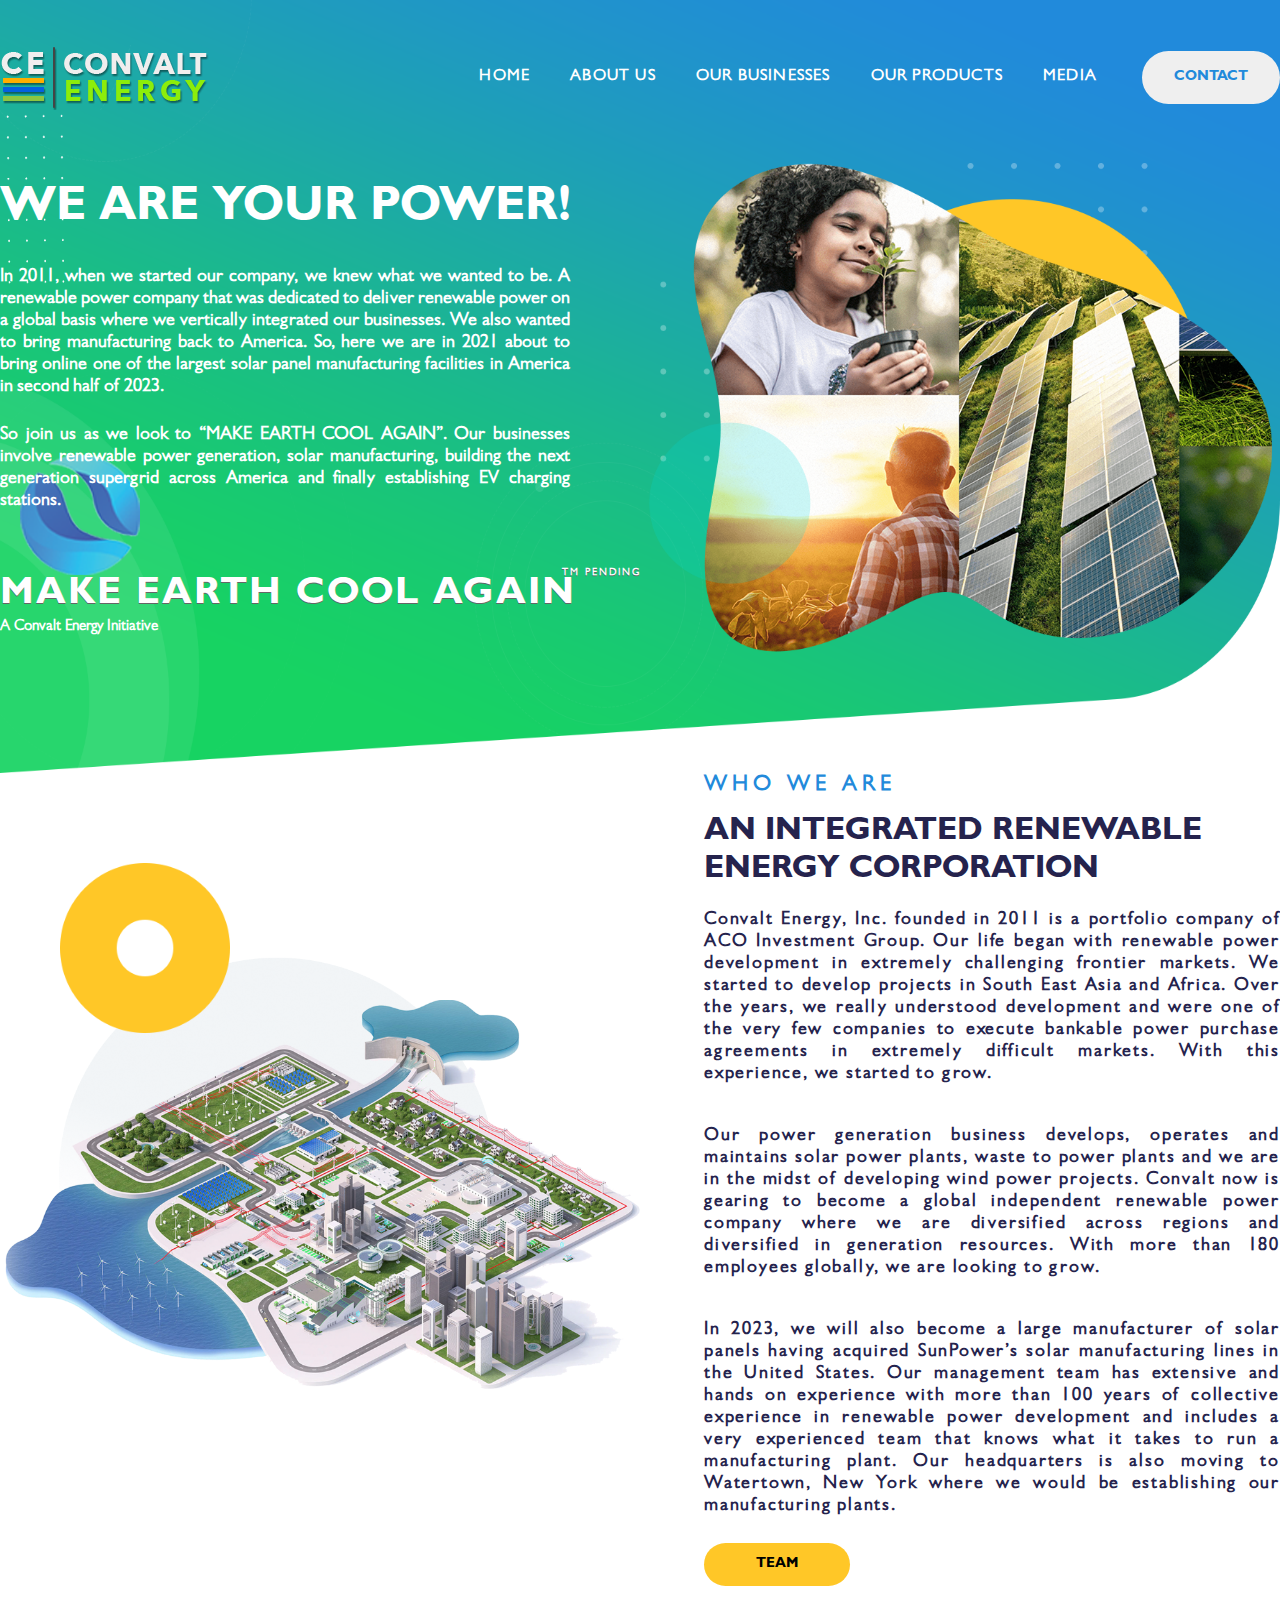
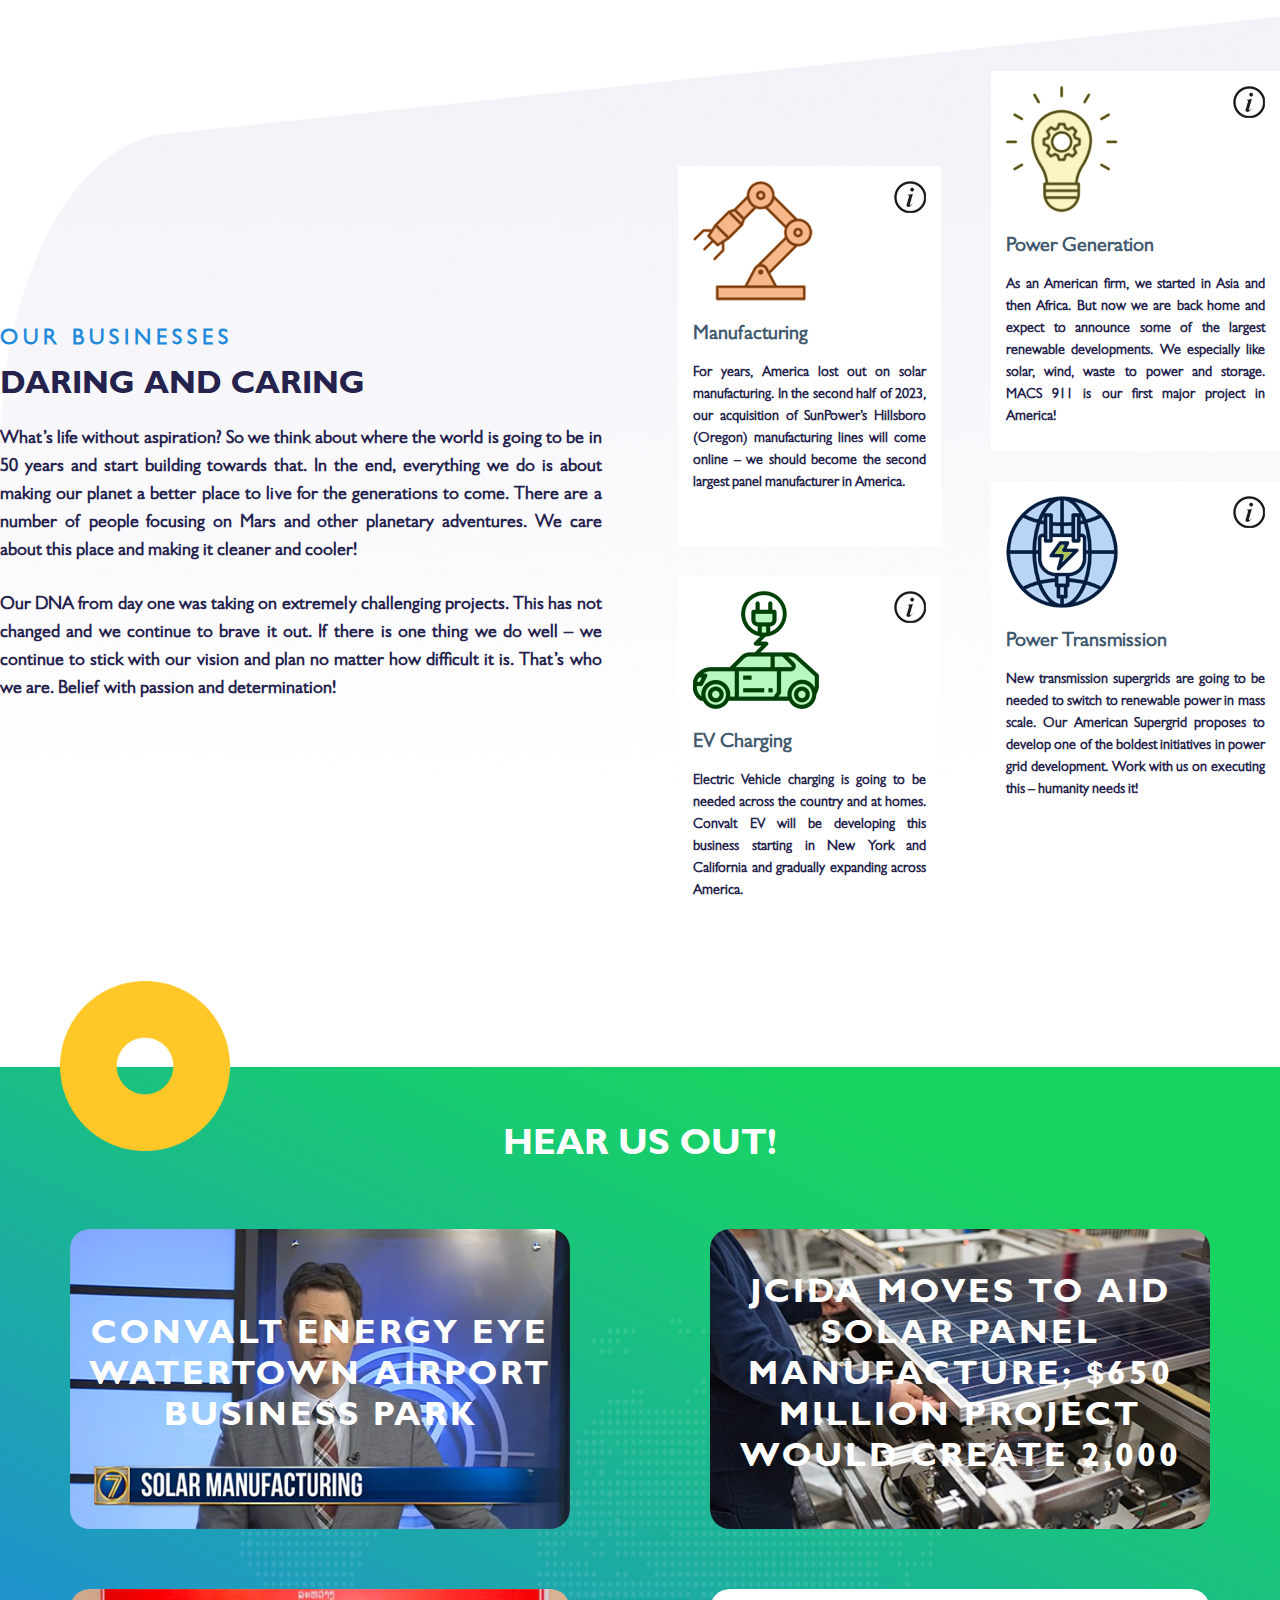
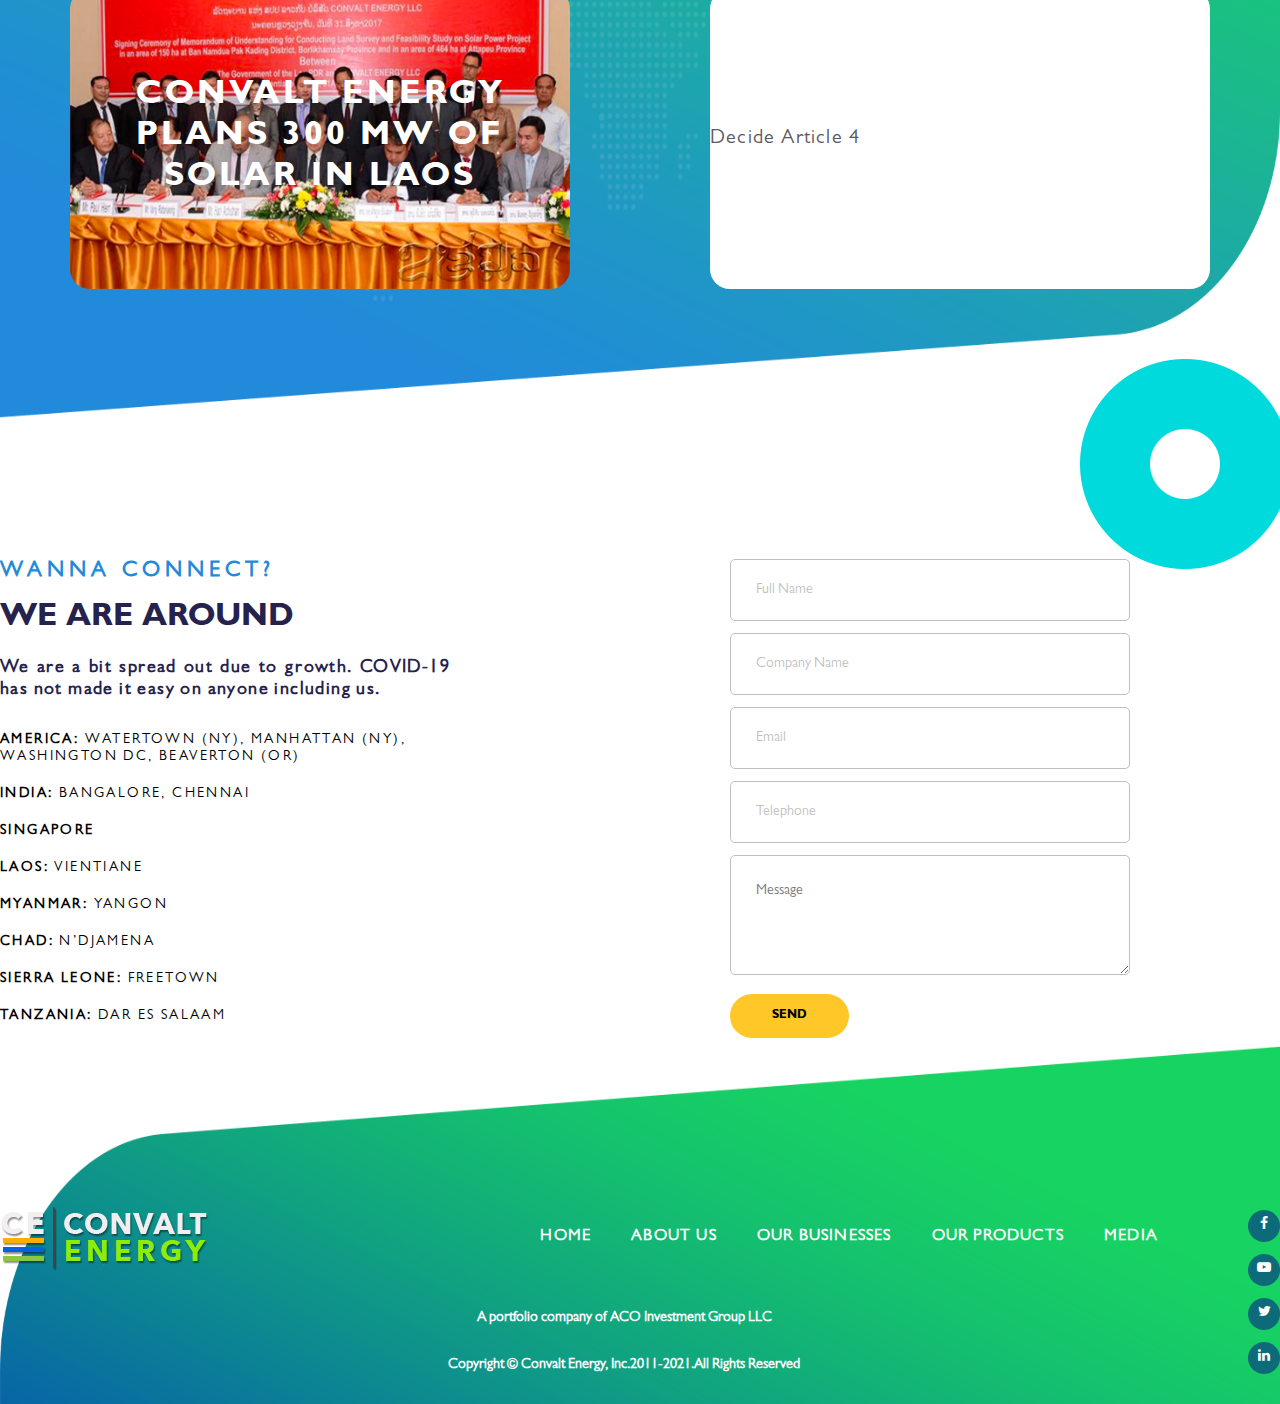
<file: index.html>
<!doctype html>
<html lang="en">
	<head>
		<title>Index page</title>
		<meta charset="utf-8"/>
		<meta name="viewport" content="width=device-width, initial-scale=1"/>
		<link rel="stylesheet" href="https://cdnjs.cloudflare.com/ajax/libs/font-awesome/4.7.0/css/font-awesome.min.css">
		<link href="https://cdn.jsdelivr.net/npm/bootstrap@5.0.1/dist/css/bootstrap.min.css" rel="stylesheet" integrity="sha384-+0n0xVW2eSR5OomGNYDnhzAbDsOXxcvSN1TPprVMTNDbiYZCxYbOOl7+AMvyTG2x" crossorigin="anonymous">
		<link rel="stylesheet" type="text/css" href="css/common.css"/>
		<link rel="stylesheet" type="text/css" href="css/index.css"/>
		<script src="https://ajax.googleapis.com/ajax/libs/jquery/3.5.1/jquery.min.js"></script>
		
	</head>
	<body>
		<nav>
			<div class="container">
				<div class="header">
					<div class="logo-content">
						<img src="./img/logo.png" alt=""/>
						<button class="toggle" onclick="toggleList()">
							<img src="./img/hamburger-menu.svg" alt=""/>
						</button>
					</div>
					<div class="list display-none">
						<ul>
							<li><a href="./index.html">Home</a></li>
							<li><a href="./convalt_energy_web_team.html">About us</a></li>
							<li class="dropdown">
								<a onclick="dropdownshow()" role="button">Our businesses</a>
								<ul class="dropdown-toggle">
									<li>
										<a href="./convalt_energy_business_manufacturing.html" onclick="dropdownshow()">1.Manufacturing</a>
									</li>
									<li>
										<a href="./convalt_energy_business_powergen.html" onclick="dropdownshow()">2.Power Generation</a>
									</li>
									<li>
										<a href="./convalt_energy_business_transmission.html" onclick="dropdownshow()">3.Power Transmission</a>
									</li>
									<li>
										<a href="./convalt_energy_business_ev.html" onclick="dropdownshow()">4.EV Charging</a>
									</li>
								</ul>
							</li>
							<li><a href="./convalt_energy_web_product.html">Our products</a></li>
							<li><a href="./convalt_energy_web_media.html">Media</a></li>
						</ul>
						<button onclick="location.href='./convalt_energy_web_contact.html'">Contact</button>
					</div>
				</div>
			</div>
			<div class="nav-main">
				<img class="ball" src="./img/ball.png" alt=""/>
				<div class="container">
					<div class="nav-main-text">
						
						<h1>We are your power!</h1>
						<p>
							In 2011, when we started our company, we knew what we wanted to be. A renewable power company that was dedicated to deliver renewable power on a global basis where we vertically integrated our businesses. We also wanted to bring manufacturing back to America. So, here we are in 2021 about to bring online one of the largest solar panel manufacturing facilities in America in second half of 2023. 
						</p>
						<p style="margin-bottom: 60px;">
							So join us as we look to “MAKE EARTH COOL AGAIN”.  Our businesses involve renewable power generation, solar manufacturing, building the next generation supergrid across America and finally establishing EV charging stations.
						</p>
						<h2>Make Earth cool again<span>TM Pending</span></h2>
						<h3 style="font-size: 15px;">A Convalt Energy Initiative</h3>
					</div>
					<div class="nav-main-img">
						<img src="./img/navimg.png" alt=""/>
					</div>
				</div>
			</div>
		</nav>
		<div class="main-content">
			<div class="container">
				<div class="main-content-top">
					<img class="circle1" src="./img/circle1.png" alt=""/>
					<div class="main-top-img">
						<img src="./img/bg2.png" alt=""/>
					</div>
					<div class="main-top-text">
						<h5>Who we are</h5>
						<h6>An integrated renewable energy corporation</h6>
						<p>
							Convalt Energy, Inc. founded in 2011 is a portfolio company of ACO Investment Group. Our life began with renewable power development in extremely challenging frontier markets. We started to develop projects in South East Asia and Africa. Over the years, we really understood development and were one of the very few companies to execute bankable power purchase agreements in extremely difficult markets. With this experience, we started to grow.  
						</p>
						<p>
							Our power generation business develops, operates and maintains solar power plants, waste to power plants and we are in the midst of developing wind power projects. Convalt now is gearing to become a global independent renewable power company where we are diversified across regions and diversified in generation resources. With more than 180 employees globally, we are looking to grow.
						</p>
						<p style="margin-bottom: 25px">
							In 2023, we will also become a large manufacturer of solar panels having acquired SunPower’s solar manufacturing lines in the United States.  Our management team has extensive and hands on experience with more than 100 years of collective experience in renewable power development and includes a very experienced team that knows what it takes to run a manufacturing plant. Our headquarters is also moving to Watertown, New York where we would be establishing our manufacturing plants.
						</p>
						<button onclick="location.href = './convalt_energy_web_team.html'">Team</button>
					</div>
				</div>
				<div class="main-content-bottom">
					<div class="main-bottom-left">
						<h5>Our Businesses</h5>
						<h6>Daring and Caring</h6>
						<p>
							What’s life without aspiration? So we think about where the world is going to be in 50 years and start building towards that. In the end, everything we do is about making our planet a better place to live for the generations to come. There are a number of people focusing on Mars and other planetary adventures. We care about this place and making it cleaner and cooler!
						</p>
						<p>
							Our DNA from day one was taking on extremely challenging projects. This has not changed and we continue to brave it out. If there is one thing we do well – we continue to stick with our vision and plan no matter how difficult it is. That’s who we are. Belief with passion and determination!
						</p>
					</div>
					<div class="main-bottom-right">
						<div class="main-bottom-right-left">
							<div>
								<img src="./img/img1.png" alt=""/>
								<img onclick="location.href = './convalt_energy_business_manufacturing.html'" class="warning" src="./img/warning.png" alt=""/>
								<h1>Manufacturing</h1>
								<p>For years, America lost out on solar manufacturing. In the second half of 2023, our acquisition of SunPower’s Hillsboro (Oregon) manufacturing lines will come online – we should become the second largest panel manufacturer in America.</p>
							</div>
							<div>
								<img src="./img/img3.png" alt=""/>
								<img onclick="location.href = './convalt_energy_business_ev.html'" class="warning" src="./img/warning.png" alt=""/>
								<h1>EV Charging</h1>
								<p>Electric Vehicle charging is going to be needed across the country and at homes. Convalt EV will be developing this business starting in New York and California and gradually expanding across America.</p>
							</div>
						</div>
						<div class="main-bottom-right-right">
							<div>
								<img src="./img/img2.png" alt=""/>
								<img onclick="location.href = './convalt_energy_business_powergen.html'" class="warning" src="./img/warning.png" alt=""/>
								<h1>Power Generation</h1>
								<p>As an American firm, we started in Asia and then Africa. But now we are back home and expect to announce some of the largest renewable developments.  We especially like solar, wind, waste to power and storage.  MACS 911 is our first major project in America!</p>
							</div>
							<div>
								<img src="./img/img4.png" alt=""/>
								<img onclick="location.href = 'convalt_energy_business_transmission.html'" class="warning" src="./img/warning.png" alt=""/>
								<h1>Power Transmission</h1>
								<p>New transmission supergrids are going to be needed to switch to renewable power in mass scale. Our American Supergrid proposes to develop one of the boldest initiatives in power grid development. Work with us on executing this – humanity needs it!</p>
							</div>
						</div>
					</div>
				</div>
			</div>
		</div>
		<div class="article-content">
			<img class="circle1" src="./img/circle1.png" alt=""/>
			<div class="container">
				<h1>Hear us out!</h1>
				<div>
					<div class="article news1">
						<h2>Convalt Energy eye watertown airport business park</h2>
					</div>
					<div class="article news2">
						<h2>JCIDA Moves to AID solar panel manufacture; $650 million project would create 2,000</h2>
					</div>
				</div>
				<div>
					<div class="article news3">
						<h2>Convalt energy plans 300 MW of solar in laos</h2>
					</div>
					<div class="article">Decide Article 4</div>
				</div>
			</div>
		</div>
		<div class="form-content">
			<div class="container">
				<img class="circle2" src="./img/circle2.png" alt=""/>
				<div class="form-content-text">
					<h5>Wanna connect?</h5>
					<h6>We are around</h6>
					<p>We are a bit spread out due to growth. COVID-19 has not made it easy on anyone including us.</p>

					<h4><b>America:</b> Watertown (NY), MANHATTAN (Ny), Washington DC, Beaverton (OR)</h4>
					<h4><b>India:</b> Bangalore, Chennai</h4>
					<h4><b>Singapore</b></h4>
					<h4><b>Laos:</b> Vientiane</h4>
					<h4><b>Myanmar:</b> Yangon</h4>
					<h4><b>Chad:</b> N’Djamena</h4>
					<h4><b>Sierra Leone:</b> Freetown</h4>
					<h4><b>Tanzania:</b> Dar es Salaam</h4>
				</div>
				<div class="form-content-main">
					<form>
					<div>
						<input id="input-name" type="text" name="fullName" placeholder="Full Name" required maxlength="45">
					</div>
					<div>
						<input id="input-company" type="text" name="companyName" placeholder="Company Name" required maxlength="45">
					</div>
					<div>
						<input id="input-email" type="text" name="email" placeholder="Email" required maxlength="45" pattern=".+@+.+.com" title="Please provide only a Best Startup Ever corporate e-mail address">
					</div>
					<div>
						<input id="input-phone" type="text" name="telephone" placeholder="Telephone" required maxlength="15" onkeyup="checkphone()">
						<p id="demo"></p>
					</div>
					<div>
						<textarea placeholder="Message" required></textarea>
					</div>
					<button type="submit">send</button>
					</form>
				</div>
			</div>
		</div>
		<footer>
			<div class="container">
				<div class="footer-left">
					<div class="bottom">
						<div class="logo-content">
							<img src="./img/logo.png" alt=""/>
							<button class="toggle" onclick="toggleFooterList()">
								<img src="./img/hamburger-menu.svg" alt=""/>
							</button>
						</div>
						<ul class="footer-list display-none">
							<li><a href="./index.html">Home</a></li>
							<li><a href="./convalt_energy_web_team.html">About us</a></li>
							<li class="footer-dropdown">
								<a onclick="footerdropdownshow()" role="button">Our businesses</a>
								<ul class="footer-dropdown-toggle">
									<li>
										<a href="./convalt_energy_business_manufacturing.html" onclick="footerdropdownshow()">1.Manufacturing</a>
									</li>
									<li>
										<a href="./convalt_energy_business_powergen.html" onclick="footerdropdownshow()">2.Power Generation</a>
									</li>
									<li>
										<a href="./convalt_energy_business_transmission.html" onclick="footerdropdownshow()">3.Power Transmission</a>
									</li>
									<li>
										<a href="./convalt_energy_business_ev.html" onclick="footerdropdownshow()">4.EV Charging</a>
									</li>
								</ul>
							</li>
							<li><a href="#">Our products</a></li>
							<li><a href="#">Media</a></li>
						</ul>
					</div>	
					<h3>A portfolio company of ACO Investment Group LLC</h3>
					<h4>Copyright &copy; Convalt Energy, Inc.2011-2021.All Rights Reserved</h4>
				</div>
				<div class="footer-right">
					<ul>
						<li><a href="https://www.facebook.com/facebook" target="_blank"><i class="fa fa-facebook"></i></a></li>
						<li><a href="https://www.youtube.com/facebook" target="_blank"><i class="fa fa-youtube-play"></i></a></li>
						<li><a href="https://twitter.com/Facebook" target="_blank"><i class="fa fa-twitter"></i></a></li>
						<li><a href="https://www.linkedin.com/company/facebook" target="_blank"><i class="fa fa-linkedin"></i></a></li>
					</ul>
				</div>
			</div>
		</footer>
		<script src="https://cdn.jsdelivr.net/npm/bootstrap@5.0.1/dist/js/bootstrap.bundle.min.js" integrity="sha384-gtEjrD/SeCtmISkJkNUaaKMoLD0//ElJ19smozuHV6z3Iehds+3Ulb9Bn9Plx0x4" crossorigin="anonymous"></script>
		<script type="text/javascript">
			let list = document.getElementsByClassName('list')[0];
			let footerlist = document.getElementsByClassName('footer-list')[0];
			let dropdownlist = document.getElementsByClassName('dropdown-toggle')[0];
			let footerdropdownlist = document.getElementsByClassName('footer-dropdown-toggle')[0];
			let header = document.getElementsByClassName('header')[0];
			let bottom = document.getElementsByClassName('bottom')[0];
			let dropdown = document.getElementsByClassName('dropdown')[0];
			let footerdropdown = document.getElementsByClassName('footer-dropdown')[0];
			let inputphone = document.getElementById('input-phone');
			let demo = document.getElementById('demo');
			function toggleList() {
				list.classList.toggle('display-none')
			}	
			function toggleFooterList() {
				footerlist.classList.toggle('display-none')
			}
			function dropdownshow() {
				if ( window.innerWidth > 1200 ) {
					header.classList.toggle('nav-height')	
				}
				if (window.innerWidth <= 1200 ) {
					
					dropdown.classList.toggle('nav-height')
				}
				dropdownlist.classList.toggle('dropdown-toggle')
			}
			function footerdropdownshow() {
				if ( window.innerWidth > 1200 ) {
					bottom.classList.toggle('footer-height')	
				}
				if (window.innerWidth <= 1200 ) {
					
					footerdropdown.classList.toggle('footer-height')
				}
				footerdropdownlist.classList.toggle('footer-dropdown-toggle')
			}
			function checkphone() {
				let last = inputphone.value.charAt(inputphone.value.length - 1);
				if(last >=0 && last <= 9) {
					return;
				}
				else {
					inputphone.value = inputphone.value.slice(0, -1)
				}
			}
		</script>
	</body>
</html>
</file>
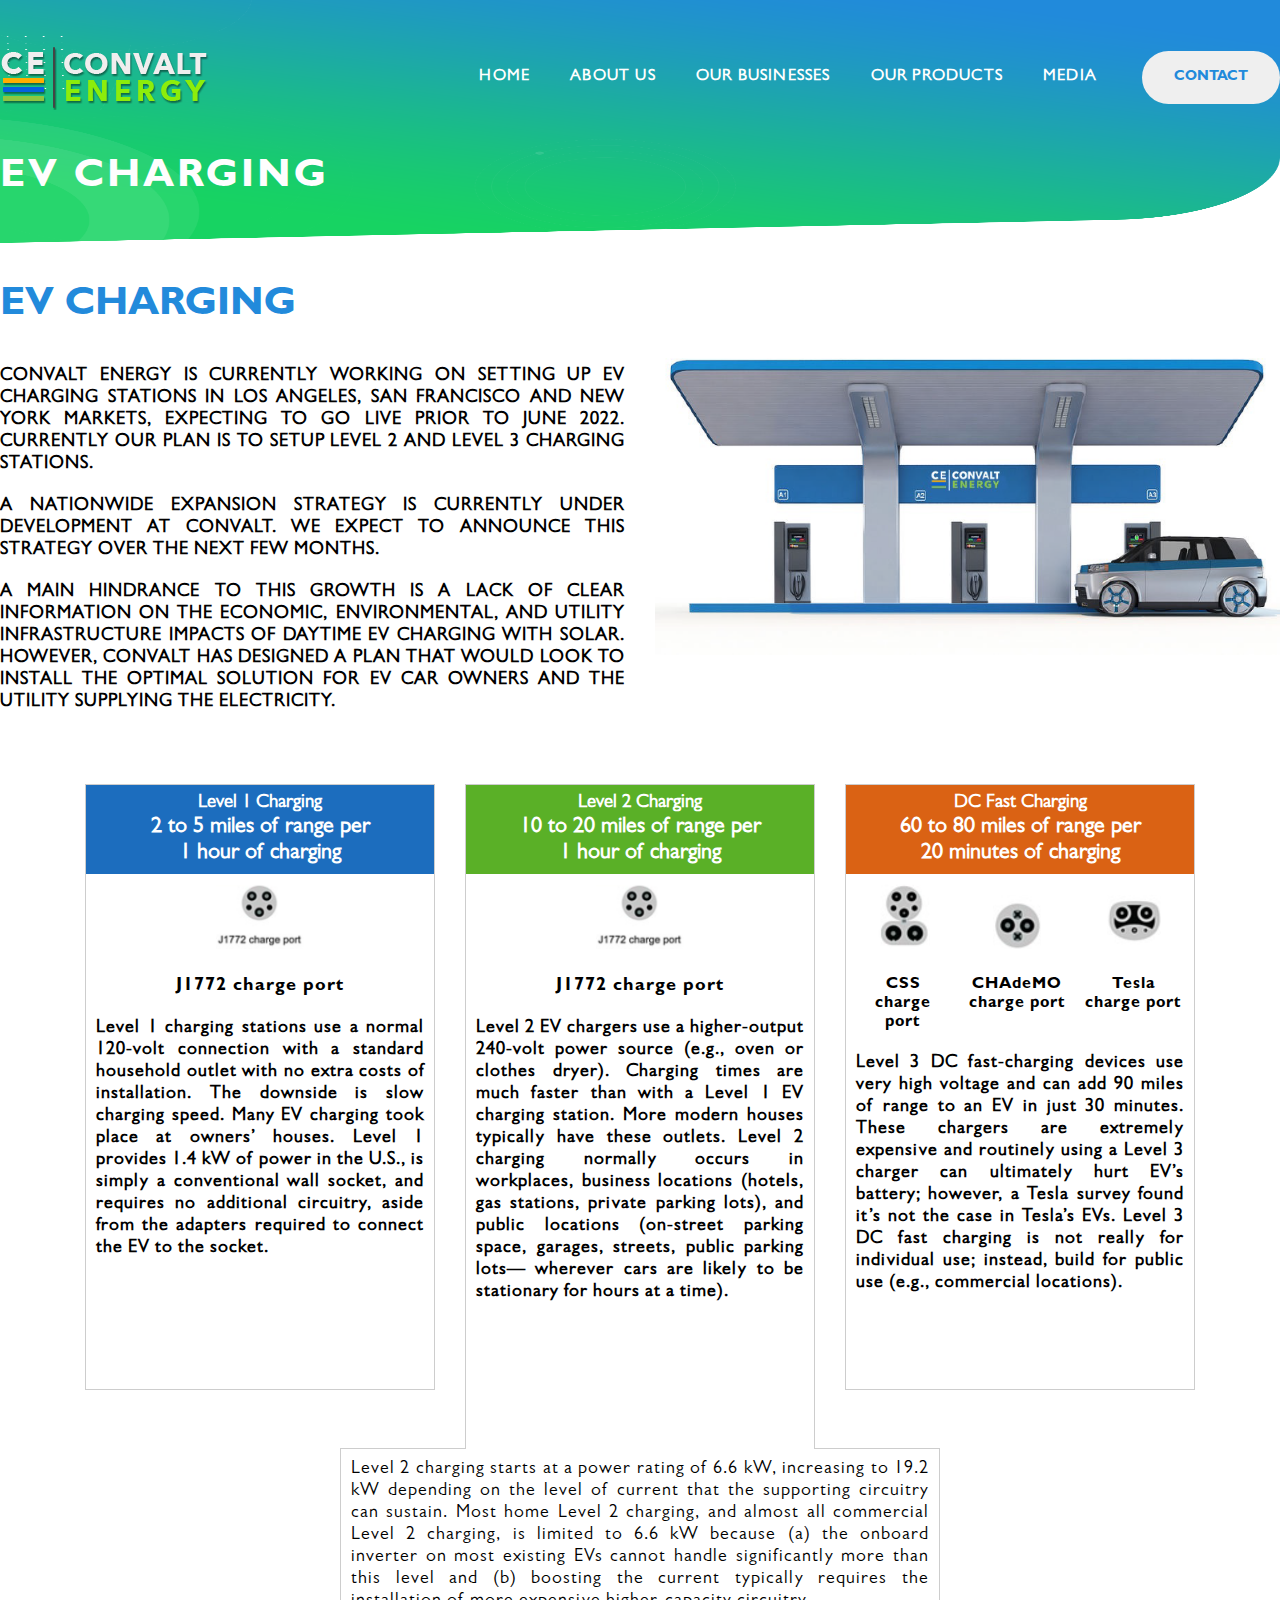
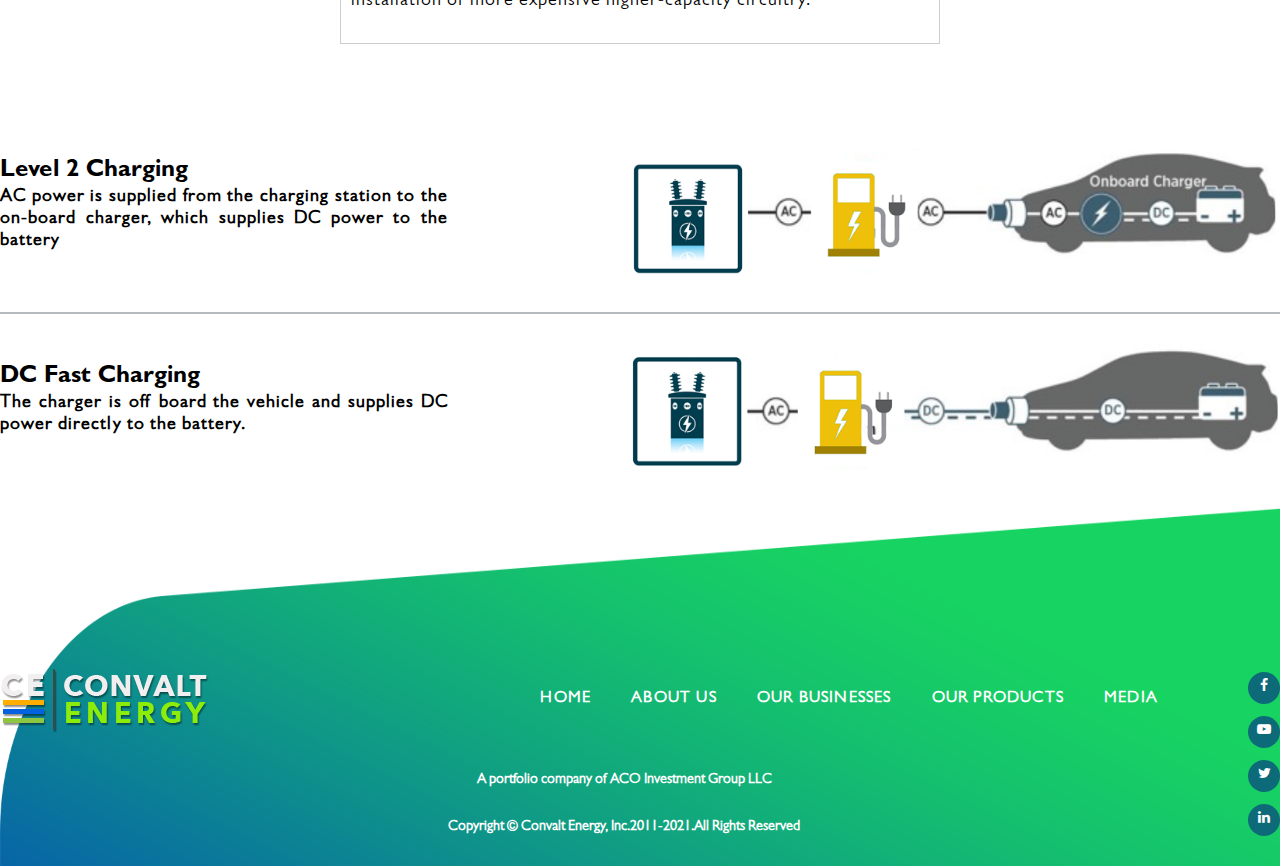
<file: convalt_energy_business_ev.html>
<!doctype html>
<html lang="en">
	<head>
		<title>convalt energy business manufacturing</title>
		<meta charset="utf-8"/>
		<meta name="viewport" content="width=device-width, initial-scale=1"/>
		<link rel="stylesheet" href="https://cdnjs.cloudflare.com/ajax/libs/font-awesome/4.7.0/css/font-awesome.min.css">
		<link href="https://cdn.jsdelivr.net/npm/bootstrap@5.0.1/dist/css/bootstrap.min.css" rel="stylesheet" integrity="sha384-+0n0xVW2eSR5OomGNYDnhzAbDsOXxcvSN1TPprVMTNDbiYZCxYbOOl7+AMvyTG2x" crossorigin="anonymous">
		<link rel="stylesheet" type="text/css" href="css/common.css"/>
		<link rel="stylesheet" type="text/css" href="css/convalt_energy_business_ev.css"/>
		<script src="https://ajax.googleapis.com/ajax/libs/jquery/3.5.1/jquery.min.js"></script>
	</head>
	<body>
		<nav>
			<div class="container">
				<div class="header">
					<div class="logo-content">
						<img src="./img/logo.png" alt=""/>
						<button class="toggle" onclick="toggleList()">
							<img src="./img/hamburger-menu.svg" alt=""/>
						</button>
					</div>
					<div class="list display-none">
						<ul>
							<li><a href="./index.html">Home</a></li>
							<li><a href="./convalt_energy_web_team.html">About us</a></li>
							<li class="dropdown">
								<a onclick="dropdownshow()" role="button">Our businesses</a>
								<ul class="dropdown-toggle">
									<li>
										<a href="./convalt_energy_business_manufacturing.html" onclick="dropdownshow()">1.Manufacturing</a>
									</li>
									<li>
										<a href="./convalt_energy_business_powergen.html" onclick="dropdownshow()">2.Power Generation</a>
									</li>
									<li>
										<a href="./convalt_energy_business_transmission.html" onclick="dropdownshow()">3.Power Transmission</a>
									</li>
									<li>
										<a href="./convalt_energy_business_ev.html" onclick="dropdownshow()">4.EV Charging</a>
									</li>
								</ul>
							</li>
							<li><a href="./convalt_energy_web_product.html">Our products</a></li>
							<li><a href="./convalt_energy_web_media.html">Media</a></li>
						</ul>
						<button onclick="location.href='./convalt_energy_web_contact.html'">Contact</button>
					</div>
				</div>
				<div class="nav-title">
					<h1>EV Charging</h1>
				</div>
			</div>
		</nav>
		<div class="charging">
			<div class="container">
				<div class="charging-text">
					<h2>EV Charging</h2>
					<p>
						Convalt Energy is currently working on setting up EV charging stations in Los Angeles, San Francisco and New York markets, expecting to go live prior to June 2022. Currently our plan is to setup Level 2 and Level 3 charging stations. 
					</p>
					<p>
						A nationwide expansion strategy is currently under development at Convalt. We expect to announce this strategy over the next few months.
					</p>
					<p>
						A main hindrance to this growth is a lack of clear information on the economic, environmental, and utility infrastructure impacts of daytime EV charging with solar. However, Convalt has designed a plan that would look to install the optimal solution for EV car owners and the utility supplying the electricity.
					</p>
				</div>
				<div class="charging-img">
					<img src="./img/img15.png" alt=""/>
				</div>
			</div>
		</div>
		<div class="charger-types">
			<div class="container">
				<div class="blue">
					<div class="title">
						<h3>Level 1 Charging</h3>
						<h4>2 to 5 miles of range per<br/> 1 hour of charging</h4>
					</div>
					<div class="main-text">
						<div>
							<img src="./img/img16.png" alt=""/>
						</div>
						<h5>J1772 charge port</h5>
						<p>
							Level 1 charging stations use a normal 120-volt connection with a standard household outlet with no extra costs of installation. The downside is slow charging speed. Many EV charging took place at owners’ houses. Level 1 provides 1.4 kW of power in the U.S., is simply a conventional wall socket, and requires no additional circuitry, aside from the adapters required to connect the EV to the socket.
						</p>
					</div>
				</div>
				<div class="green">
					<div class="title">
						<h3>Level 2 Charging</h3>
						<h4>10 to 20 miles of range per<br/> 1 hour of charging</h4>
					</div>
					<div class="main-text">
						<div>
							<img src="./img/img16.png" alt=""/>
						</div>
						<h5>J1772 charge port</h5>
						<p>
							Level 2 EV chargers use a higher-output 240-volt power source (e.g., oven or clothes dryer). Charging times are much faster than with a Level 1 EV charging station. More modern houses typically have these outlets. Level 2 charging normally occurs in workplaces, business locations (hotels, gas stations, private parking lots), and public locations (on-street parking space, garages, streets, public parking lots— wherever cars are likely to be stationary for hours at a time).
							<br/>
							<span class="show">
								Level 2 charging starts at a power rating of 6.6 kW, increasing to 19.2 kW depending on the level of current that the supporting circuitry can sustain. Most home Level 2 charging, and almost all commercial Level 2 charging, is limited to 6.6 kW because (a) the onboard inverter on most existing EVs cannot handle significantly more than this level and (b) boosting the current typically requires the installation of more expensive higher-capacity circuitry.
							</span>
						</p>
					</div>
				</div>
				<div class="red">
					<div class="title">
						<h3>DC Fast Charging</h3>
						<h4>60 to 80 miles of range per<br/> 20 minutes of charging</h4>
					</div>
					<div class="main-text">
						<div>
							<div>
								<img src="./img/img17.png" alt=""/>
								<h6>CSS charge port</h6>
							</div>
							<div>
								<img src="./img/img20.png" alt=""/>
								<h6>CHAdeMO charge port</h6>
							</div>
							<div>
								<img src="./img/img21.png" alt=""/>
								<h6>Tesla charge port</h6>
							</div>
						</div>
						<p>
							Level 3 DC fast-charging devices use very high voltage and can add 90 miles of range to an EV in just 30 minutes. These chargers are extremely expensive and routinely using a Level 3 charger can ultimately hurt EV’s battery; however, a Tesla survey found it’s not the case in Tesla’s EVs. Level 3 DC fast charging is not really for individual use; instead, build for public use (e.g., commercial locations).
						</p>
					</div>
				</div>
				<div class="absolute-text">
					<p>
						Level 2 charging starts at a power rating of 6.6 kW, increasing to 19.2 kW depending on the level of current that the supporting circuitry can sustain. Most home Level 2 charging, and almost all commercial Level 2 charging, is limited to 6.6 kW because (a) the onboard inverter on most existing EVs cannot handle significantly more than this level and (b) boosting the current typically requires the installation of more expensive higher-capacity circuitry.
					</p>
				</div>
			</div>
		</div>
		<div class="charger-bottom">
			<div class="container">
				<div class="level-charger">
					<div class="level-charger-text">
						<h6>Level 2 Charging</h6>
						<p>AC power is supplied from the charging station to the on-board charger, which supplies DC power to the battery</p>
					</div>
					<div class="level-charger-img">
						<img src="./img/img18.png" alt=""/>
					</div>
				</div>
				<div class="fast-charger">
					<div class="fast-charger-text">
						<h6>DC Fast Charging</h6>
						<p>The charger is off board the vehicle and supplies DC power directly to the battery.</p>
					</div>
					<div class="fast-charger-img">
						<img src="./img/img19.png" alt=""/>
					</div>
				</div>
			</div>
		</div>
		<footer>
			<div class="container">
				<div class="footer-left">
					<div class="bottom">
						<div class="logo-content">
							<img src="./img/logo.png" alt=""/>
							<button class="toggle" onclick="toggleFooterList()">
								<img src="./img/hamburger-menu.svg" alt=""/>
							</button>
						</div>
						<ul class="footer-list display-none">
							<li><a href="./index.html">Home</a></li>
							<li><a href="./convalt_energy_web_team.html">About us</a></li>
							<li class="footer-dropdown">
								<a onclick="footerdropdownshow()" role="button">Our businesses</a>
								<ul class="footer-dropdown-toggle">
									<li>
										<a href="./convalt_energy_business_manufacturing.html" onclick="footerdropdownshow()">1.Manufacturing</a>
									</li>
									<li>
										<a href="./convalt_energy_business_powergen.html" onclick="footerdropdownshow()">2.Power Generation</a>
									</li>
									<li>
										<a href="./convalt_energy_business_transmission.html" onclick="footerdropdownshow()">3.Power Transmission</a>
									</li>
									<li>
										<a href="./convalt_energy_business_ev.html" onclick="footerdropdownshow()">4.EV Charging</a>
									</li>
								</ul>
							</li>
							<li><a href="#">Our products</a></li>
							<li><a href="#">Media</a></li>
						</ul>
					</div>	
					<h3>A portfolio company of ACO Investment Group LLC</h3>
					<h4>Copyright &copy; Convalt Energy, Inc.2011-2021.All Rights Reserved</h4>
				</div>
				<div class="footer-right">
					<ul>
						<li><a href="https://www.facebook.com/facebook" target="_blank"><i class="fa fa-facebook"></i></a></li>
						<li><a href="https://www.youtube.com/facebook" target="_blank"><i class="fa fa-youtube-play"></i></a></li>
						<li><a href="https://twitter.com/Facebook" target="_blank"><i class="fa fa-twitter"></i></a></li>
						<li><a href="https://www.linkedin.com/company/facebook" target="_blank"><i class="fa fa-linkedin"></i></a></li>
					</ul>					
				</div>
			</div>
		</footer>
		<script src="https://cdn.jsdelivr.net/npm/bootstrap@5.0.1/dist/js/bootstrap.bundle.min.js" integrity="sha384-gtEjrD/SeCtmISkJkNUaaKMoLD0//ElJ19smozuHV6z3Iehds+3Ulb9Bn9Plx0x4" crossorigin="anonymous"></script>
		<script type="text/javascript">
			let list = document.getElementsByClassName('list')[0];
			let footerlist = document.getElementsByClassName('footer-list')[0];
			let dropdownlist = document.getElementsByClassName('dropdown-toggle')[0];
			let footerdropdownlist = document.getElementsByClassName('footer-dropdown-toggle')[0];
			let header = document.getElementsByClassName('header')[0];
			let bottom = document.getElementsByClassName('bottom')[0];
			let dropdown = document.getElementsByClassName('dropdown')[0];
			let footerdropdown = document.getElementsByClassName('footer-dropdown')[0];
			function toggleList() {
				list.classList.toggle('display-none')
			}	
			function toggleFooterList() {
				footerlist.classList.toggle('display-none')
			}
			function dropdownshow() {
				if ( window.innerWidth > 1200 ) {
					header.classList.toggle('nav-height')	
				}
				if (window.innerWidth <= 1200 ) {
					
					dropdown.classList.toggle('nav-height')
				}
				dropdownlist.classList.toggle('dropdown-toggle')
			}
			function footerdropdownshow() {
				if ( window.innerWidth > 1200 ) {
					bottom.classList.toggle('footer-height')	
				}
				if (window.innerWidth <= 1200 ) {
					
					footerdropdown.classList.toggle('footer-height')
				}
				footerdropdownlist.classList.toggle('footer-dropdown-toggle')
			}
		</script>
	</body>
</html>
</file>
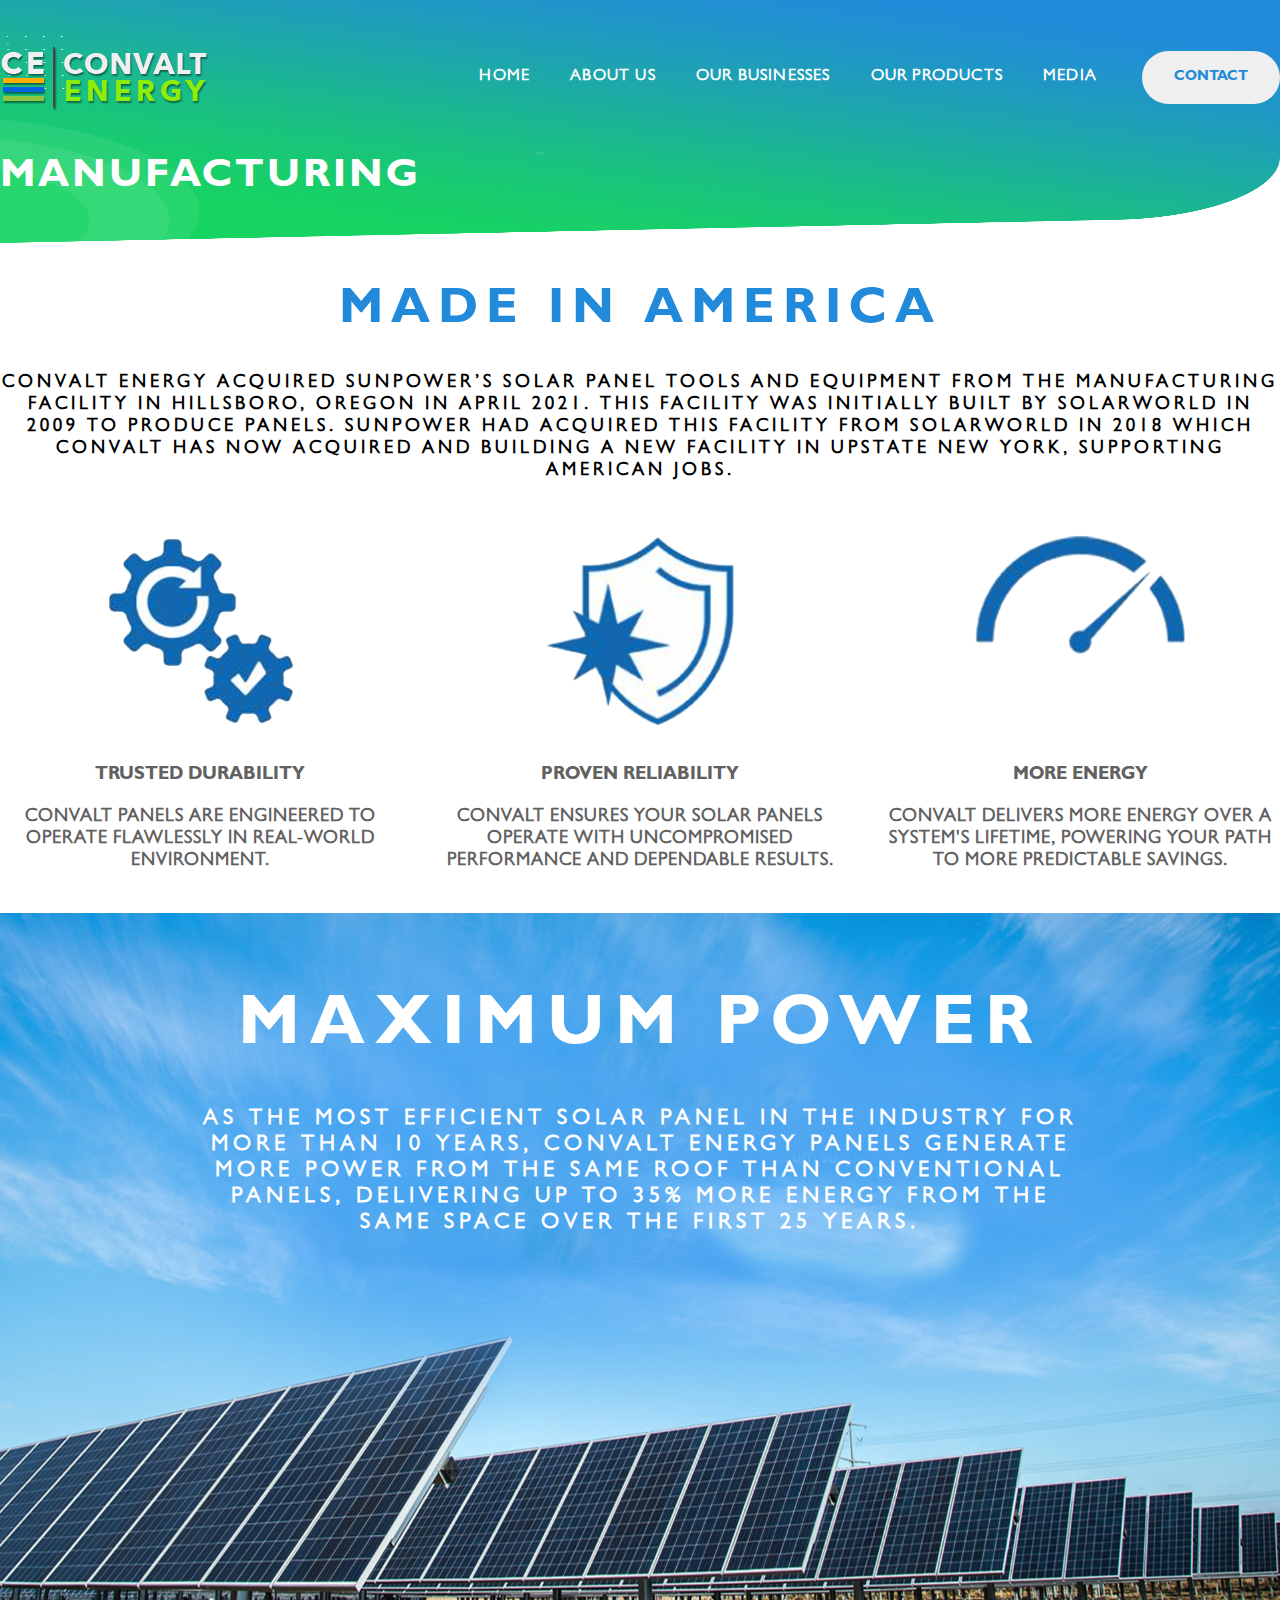
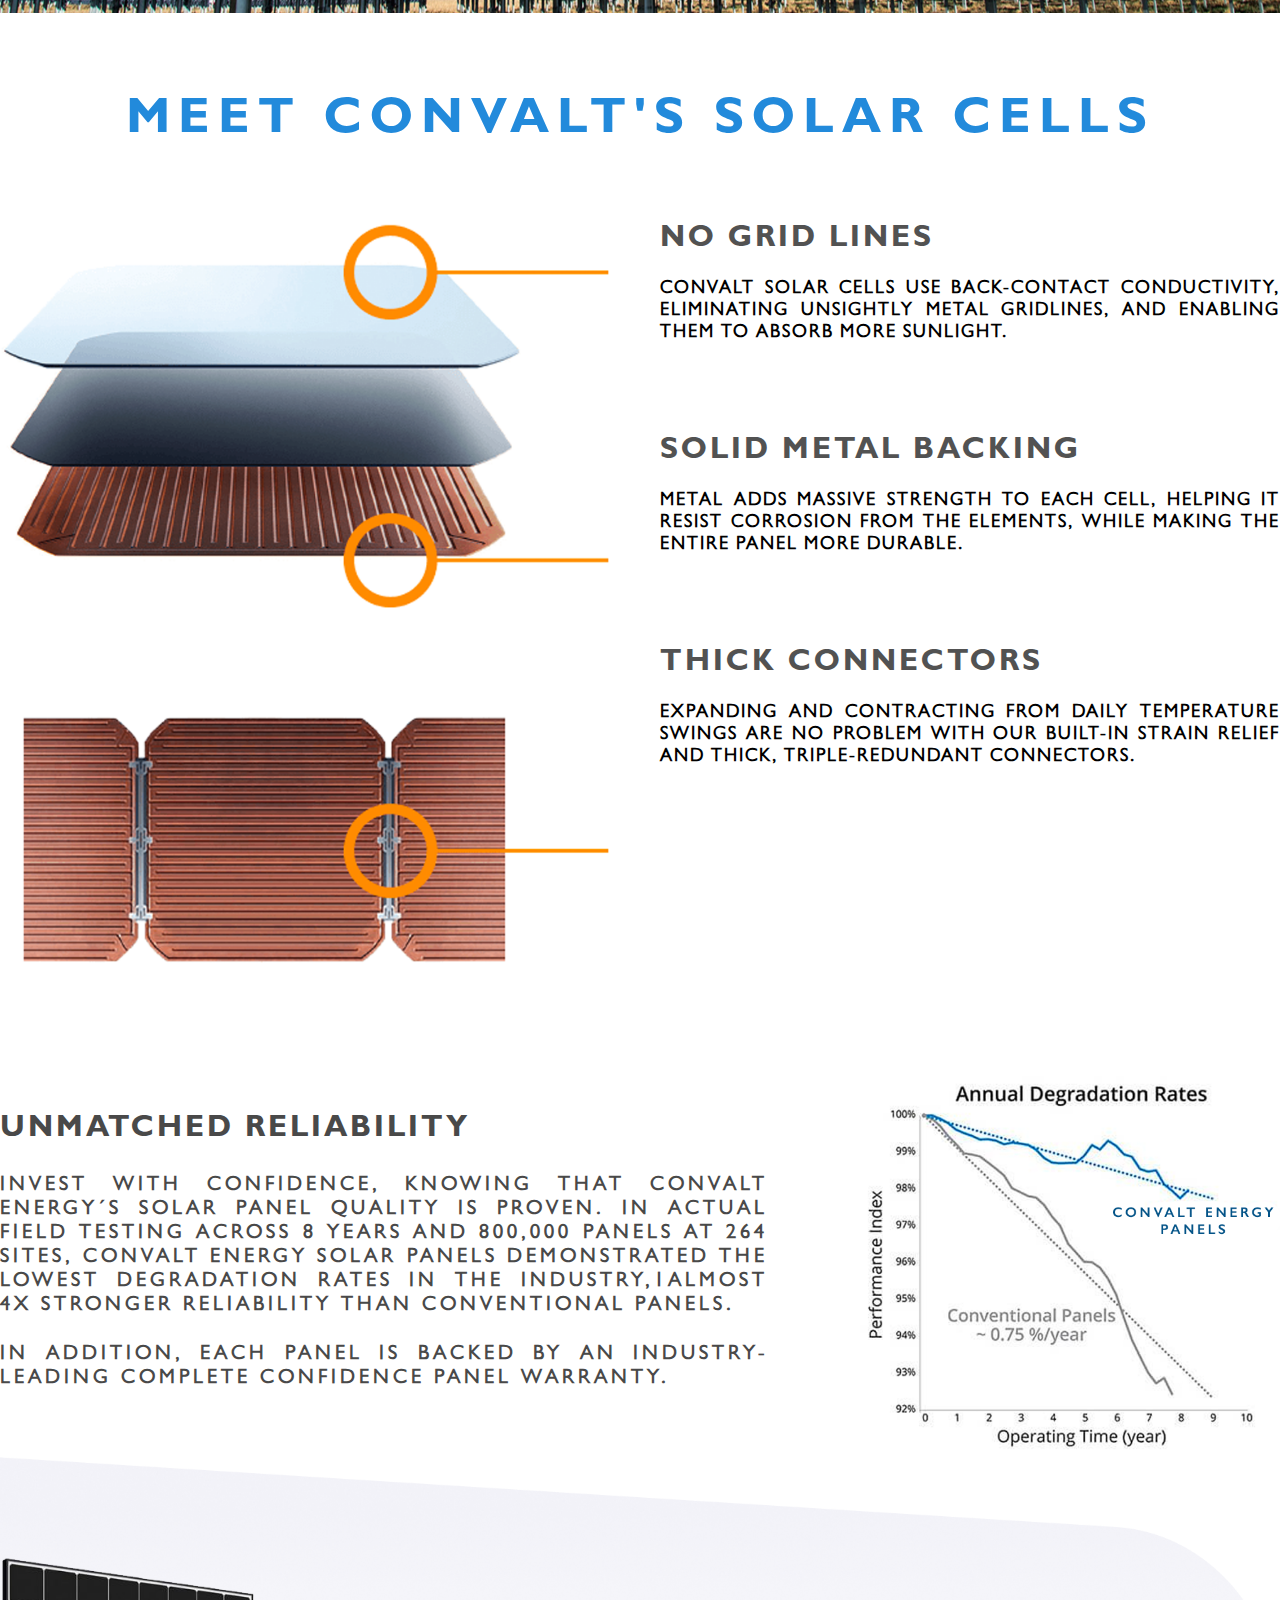
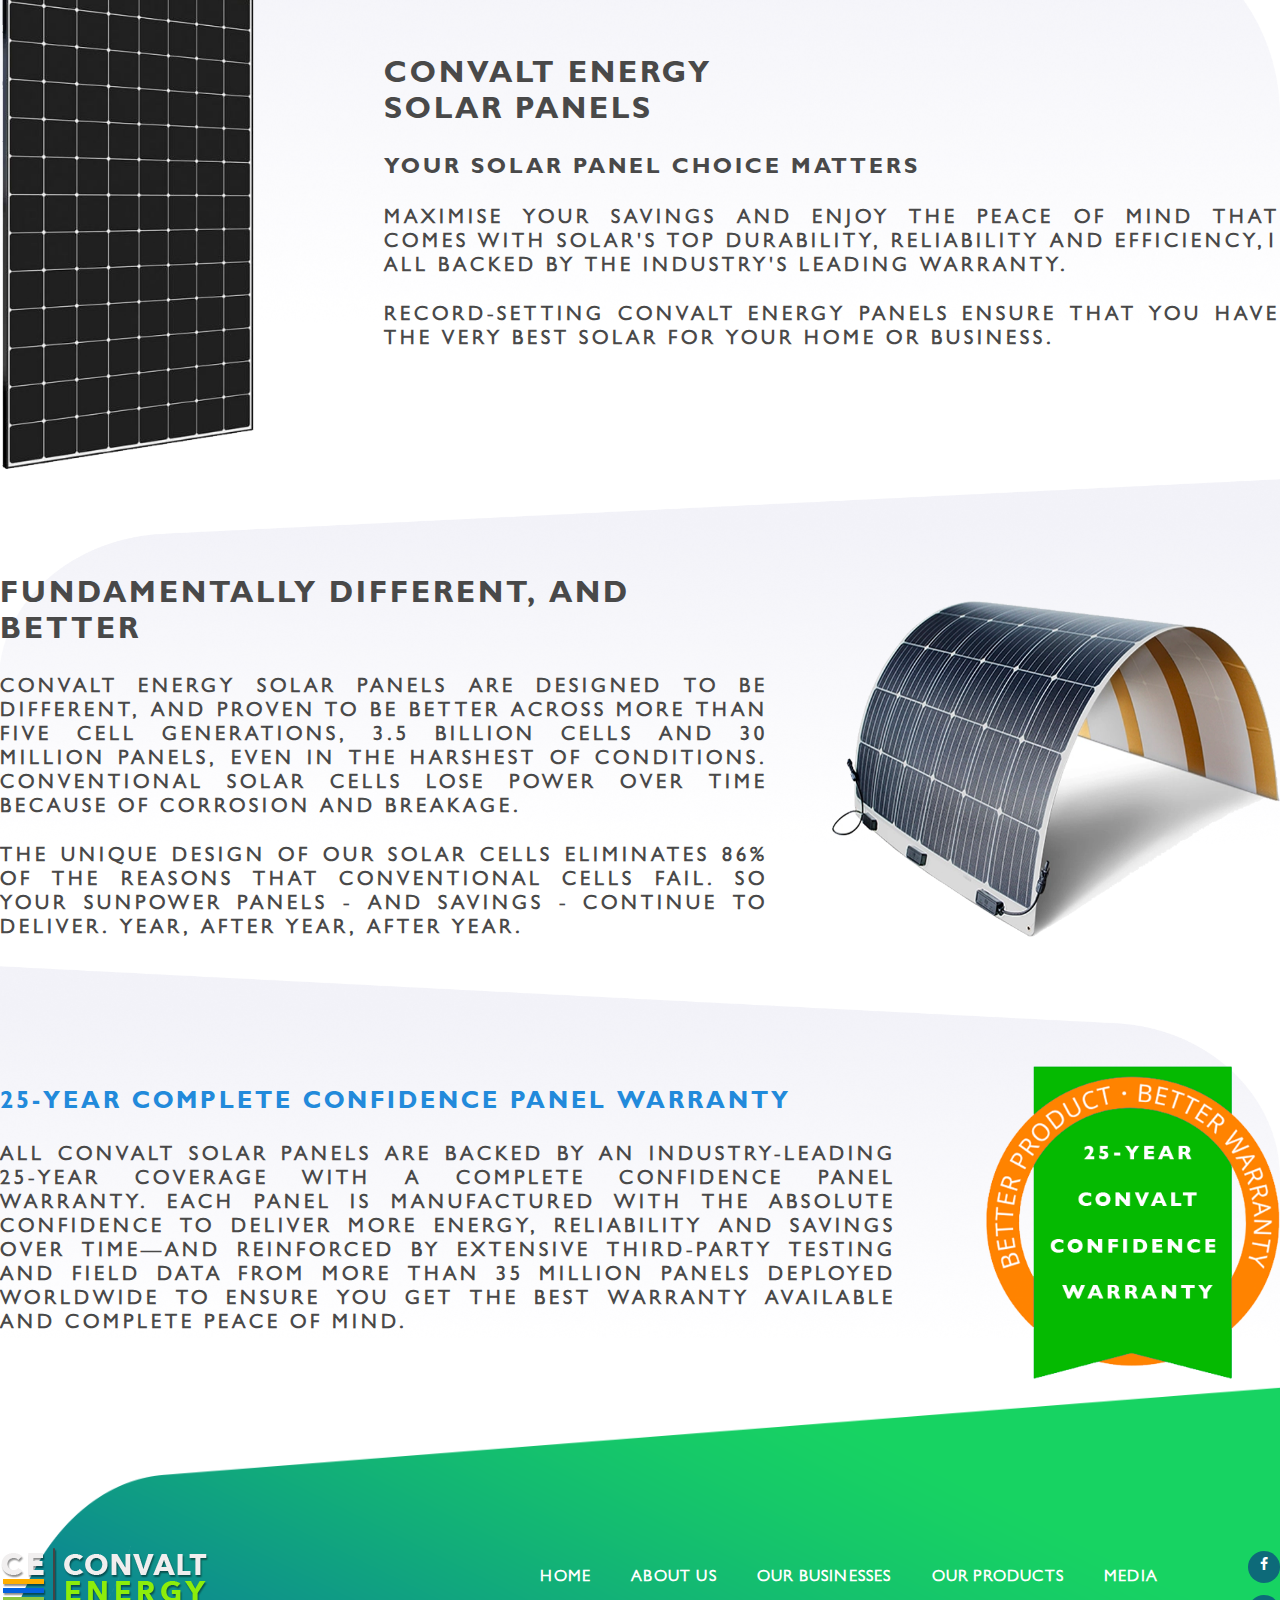
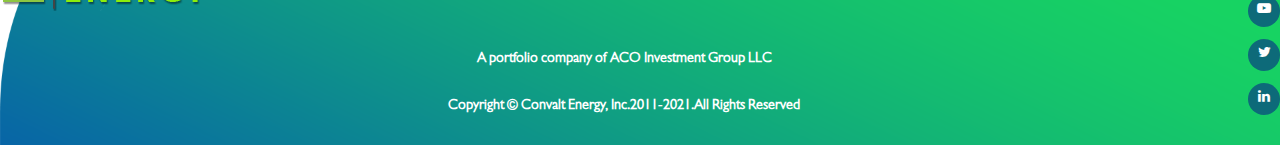
<file: convalt_energy_business_manufacturing.html>
<!doctype html>
<html lang="en">
	<head>
		<title>convalt_energy_business_manufacturing</title>
		<meta charset="utf-8"/>
		<meta name="viewport" content="width=device-width, initial-scale=1"/>
		<link rel="stylesheet" href="https://cdnjs.cloudflare.com/ajax/libs/font-awesome/4.7.0/css/font-awesome.min.css">
		<link href="https://cdn.jsdelivr.net/npm/bootstrap@5.0.1/dist/css/bootstrap.min.css" rel="stylesheet" integrity="sha384-+0n0xVW2eSR5OomGNYDnhzAbDsOXxcvSN1TPprVMTNDbiYZCxYbOOl7+AMvyTG2x" crossorigin="anonymous">
		<link rel="stylesheet" type="text/css" href="css/common.css"/>
		<link rel="stylesheet" type="text/css" href="css/convalt_energy_business_manufacturing.css"/>
		<script src="https://ajax.googleapis.com/ajax/libs/jquery/3.5.1/jquery.min.js"></script>
	</head>
	<body>
		<nav>
			<div class="container">
				<div class="header">
					<div class="logo-content">
						<img src="./img/logo.png" alt=""/>
						<button class="toggle" onclick="toggleList()">
							<img src="./img/hamburger-menu.svg" alt=""/>
						</button>
					</div>
					<div class="list display-none">
						<ul>
							<li><a href="./index.html">Home</a></li>
							<li><a href="./convalt_energy_web_team.html">About us</a></li>
							<li class="dropdown">
								<a onclick="dropdownshow()" role="button">Our businesses</a>
								<ul class="dropdown-toggle">
									<li>
										<a href="./convalt_energy_business_manufacturing.html" onclick="dropdownshow()">1.Manufacturing</a>
									</li>
									<li>
										<a href="./convalt_energy_business_powergen.html" onclick="dropdownshow()">2.Power Generation</a>
									</li>
									<li>
										<a href="./convalt_energy_business_transmission.html" onclick="dropdownshow()">3.Power Transmission</a>
									</li>
									<li>
										<a href="./convalt_energy_business_ev.html" onclick="dropdownshow()">4.EV Charging</a>
									</li>
								</ul>
							</li>
							<li><a href="./convalt_energy_web_product.html">Our products</a></li>
							<li><a href="./convalt_energy_web_media.html">Media</a></li>
						</ul>
						<button onclick="location.href='./convalt_energy_web_contact.html'">Contact</button>
					</div>
				</div>
				<div class="nav-title">
					<h1>Manufacturing</h1>
				</div>
			</div>
		</nav>
		<div class="main-top">
			<div class="container">
				<div class="main-top-text">
					<h2>made in america</h2>
					<p>
						Convalt Energy acquired Sunpower’s solar panel tools and equipment from the manufacturing facility in Hillsboro, Oregon in April 2021. This facility was initially built by SolarWorld in 2009 to produce panels. SunPower had acquired this facility from SolarWorld in 2018 which Convalt has now acquired and building a new facility in upstate new york, supporting american jobs.
					</p>
				</div>
				<div class="itembar">
					<div class="item">
						<img src="./img/img8.png" alt=""/>
						<h6>Trusted durability</h6>
						<p>Convalt panels are engineered to operate flawlessly in real-world environment.</p>
					</div>
					<div class="item">
						<img src="./img/img9.png" alt=""/>
						<h6>Proven Reliability</h6>
						<p>Convalt ensures your solar panels operate with uncompromised performance and dependable results.</p>
					</div>
					<div class="item" style="margin-right: 0">
						<img src="./img/img10.png" alt=""/>
						<h6>More Energy</h6>
						<p>Convalt delivers more energy over a system's lifetime, powering your path to more predictable savings.</p>
					</div>
				</div>
			</div>
		</div>
		<div class="maximum">
			<div class="container">
				<h3>Maximum power</h3>
				<p>
					As the most efficient solar panel in the industry for more than 10 years, CONVALT ENERGY panels generate more power from the same roof than conventional panels, delivering up to 35% more energy from the same space over the first 25 years.
				</p>
			</div>
		</div>
		<div class="solar-cell">
			<div class="container">
				<h2>Meet convalt's solar cells</h2>
				<div class="cell-main">
					<div class="cell-img">
						<img src="./img/bg9.png" alt=""/>
					</div>
					<div class="cell-text">
						<div class="block">
							<h4>No grid lines</h4>
							<p>
								Convalt solar cells use back-contact conductivity, eliminating unsightly metal gridlines, and enabling them to absorb more sunlight.
							</p>
						</div>
						<div class="block">
							<h4>Solid metal backing</h4>
							<p>
								Metal adds massive strength to each cell, helping it resist corrosion from the elements, while making the entire panel more durable.
							</p>
						</div>
						<div class="block">
							<h4>Thick connectors</h4>
							<p>
								Expanding and contracting from daily temperature swings are no problem with our built-in strain relief and thick, triple-redundant connectors.
							</p>
						</div>
					</div>
				</div>
			</div>
		</div>
		<div class="description">
			<div class="reliability">
				<div class="container">
					<div class="reliability-text">
						<h4>Unmatched reliability</h4>
						<p>Invest with confidence, knowing that convalt energy´s solar panel quality is proven. In actual field testing across 8 years and 800,000 panels at 264 sites, convalt energy solar panels demonstrated the lowest degradation rates in the industry,1almost 4x stronger reliability than conventional panels.</p>
						<p>In addition, each panel is backed by an industry-leading Complete Confidence Panel Warranty.</p>
					</div>
					<div class="reliability-img">
						<img src="./img/img11.png" alt=""/>
					</div>
				</div>
			</div>
			<div class="solar-panel">
				<div class="container">
					<div class="solar-panel-img">
						<img src="./img/img12.png" alt=""/>
					</div>
					<div class="solar-panel-text">
						<h4>Convalt energy<br/>Solar panels</h4>
						<h5>Your solar panel choice matters</h5>
						<p>
							Maximise your savings and enjoy the peace of mind that comes with solar's top durability, reliability and efficiency,1 all backed by the industry's leading warranty.
						</p>
						<p>
							Record-setting CONVALT ENERGY panels ensure that you have the very best solar for your home or business.
						</p>
					</div>
				</div>
			</div>
			<div class="different-better">
				<div class="container">
					<div class="different-better-text">
						<h4>Fundamentally different, and better</h4>
						<p>
							Convalt energy solar panels are designed to be different, and proven to be better across more than five cell generations, 3.5 billion cells and 30 million panels, even in the harshest of conditions. Conventional solar cells lose power over time because of corrosion and breakage. 
						</p>
						<p>
							The unique design of our solar cells eliminates 86% of the reasons that conventional cells fail. So your SunPower panels - and savings - continue to deliver. Year, after year, after year.
						</p>
					</div>
					<div class="different-better-img">
						<img src="./img/img13.png" alt=""/>
					</div>
				</div>
			</div>
			<div class="warranty">
				<div class="container">
					<div class="warranty-text">
						<h6>25-year complete confidence panel warranty</h6>
						<p>
							All CONVALt solar panels are backed by an industry-leading 25-year coverage with a Complete Confidence panel warranty. Each panel is manufactured with the absolute confidence to deliver more energy, reliability and savings over time—and reinforced by extensive third-party testing and field data from more than 35 million panels deployed worldwide to ensure you get the best warranty available and complete peace of mind.
						</p>
					</div>
					<div class="warranty-img">
						<img src="./img/img14.png" alt=""/>
					</div>
				</div>
			</div>	
		</div>
		<footer>
			<div class="container">
				<div class="footer-left">
					<div class="bottom">
						<div class="logo-content">
							<img src="./img/logo.png" alt=""/>
							<button class="toggle" onclick="toggleFooterList()">
								<img src="./img/hamburger-menu.svg" alt=""/>
							</button>
						</div>
						<ul class="footer-list display-none">
							<li><a href="./index.html">Home</a></li>
							<li><a href="./convalt_energy_web_team.html">About us</a></li>
							<li class="footer-dropdown">
								<a onclick="footerdropdownshow()" role="button">Our businesses</a>
								<ul class="footer-dropdown-toggle">
									<li>
										<a href="./convalt_energy_business_manufacturing.html" onclick="footerdropdownshow()">1.Manufacturing</a>
									</li>
									<li>
										<a href="./convalt_energy_business_powergen.html" onclick="footerdropdownshow()">2.Power Generation</a>
									</li>
									<li>
										<a href="./convalt_energy_business_transmission.html" onclick="footerdropdownshow()">3.Power Transmission</a>
									</li>
									<li>
										<a href="./convalt_energy_business_ev.html" onclick="footerdropdownshow()">4.EV Charging</a>
									</li>
								</ul>
							</li>
							<li><a href="#">Our products</a></li>
							<li><a href="#">Media</a></li>
						</ul>
					</div>	
					<h3>A portfolio company of ACO Investment Group LLC</h3>
					<h4>Copyright &copy; Convalt Energy, Inc.2011-2021.All Rights Reserved</h4>
				</div>
				<div class="footer-right">
					<ul>
						<li><a href="https://www.facebook.com/facebook" target="_blank"><i class="fa fa-facebook"></i></a></li>
						<li><a href="https://www.youtube.com/facebook" target="_blank"><i class="fa fa-youtube-play"></i></a></li>
						<li><a href="https://twitter.com/Facebook" target="_blank"><i class="fa fa-twitter"></i></a></li>
						<li><a href="https://www.linkedin.com/company/facebook" target="_blank"><i class="fa fa-linkedin"></i></a></li>
					</ul>					
				</div>
			</div>
		</footer>
		<script src="https://cdn.jsdelivr.net/npm/bootstrap@5.0.1/dist/js/bootstrap.bundle.min.js" integrity="sha384-gtEjrD/SeCtmISkJkNUaaKMoLD0//ElJ19smozuHV6z3Iehds+3Ulb9Bn9Plx0x4" crossorigin="anonymous"></script>
		<script type="text/javascript">
			let list = document.getElementsByClassName('list')[0];
			let footerlist = document.getElementsByClassName('footer-list')[0];
			let dropdownlist = document.getElementsByClassName('dropdown-toggle')[0];
			let footerdropdownlist = document.getElementsByClassName('footer-dropdown-toggle')[0];
			let header = document.getElementsByClassName('header')[0];
			let bottom = document.getElementsByClassName('bottom')[0];
			let dropdown = document.getElementsByClassName('dropdown')[0];
			let footerdropdown = document.getElementsByClassName('footer-dropdown')[0];
			function toggleList() {
				list.classList.toggle('display-none')
			}	
			function toggleFooterList() {
				footerlist.classList.toggle('display-none')
			}
			function dropdownshow() {
				if ( window.innerWidth > 1200 ) {
					header.classList.toggle('nav-height')	
				}
				if (window.innerWidth <= 1200 ) {
					
					dropdown.classList.toggle('nav-height')
				}
				dropdownlist.classList.toggle('dropdown-toggle')
			}
			function footerdropdownshow() {
				if ( window.innerWidth > 1200 ) {
					bottom.classList.toggle('footer-height')	
				}
				if (window.innerWidth <= 1200 ) {
					
					footerdropdown.classList.toggle('footer-height')
				}
				footerdropdownlist.classList.toggle('footer-dropdown-toggle')
			}
		</script>
	</body>
</html>
</file>
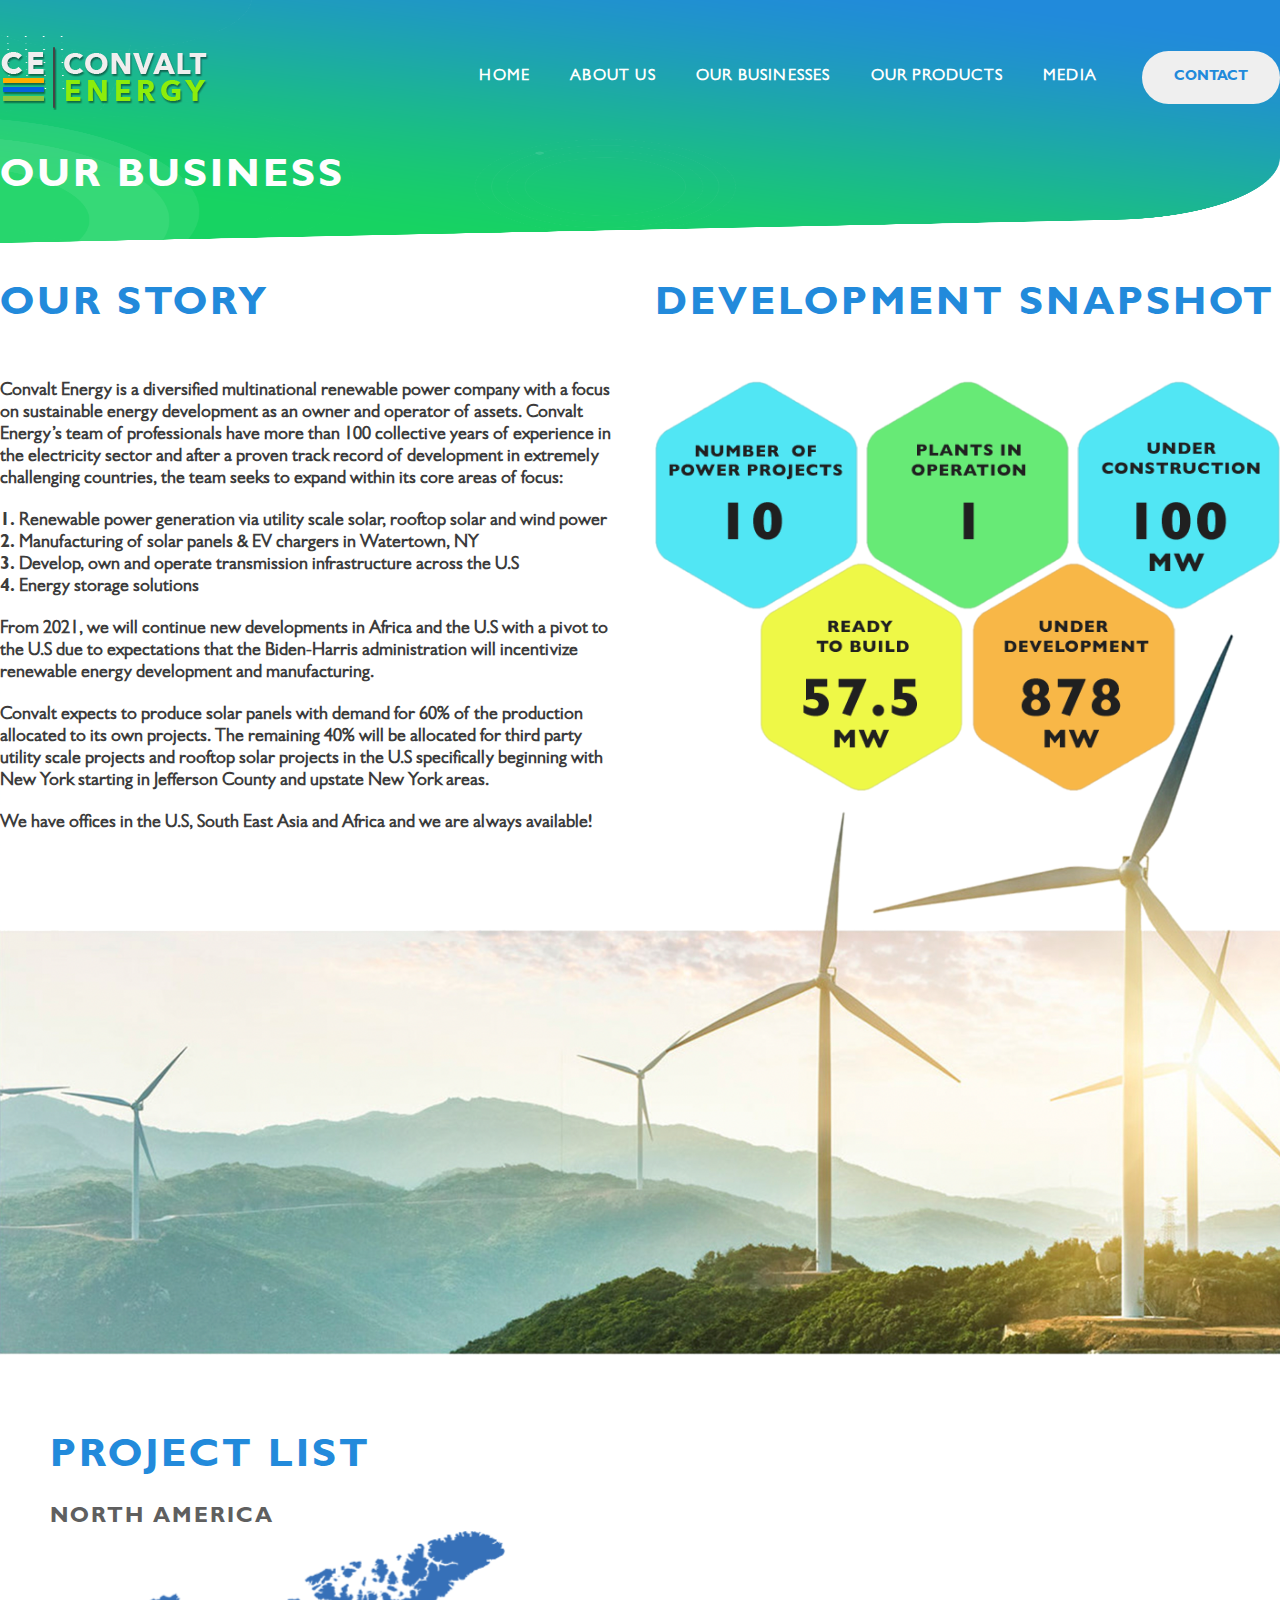
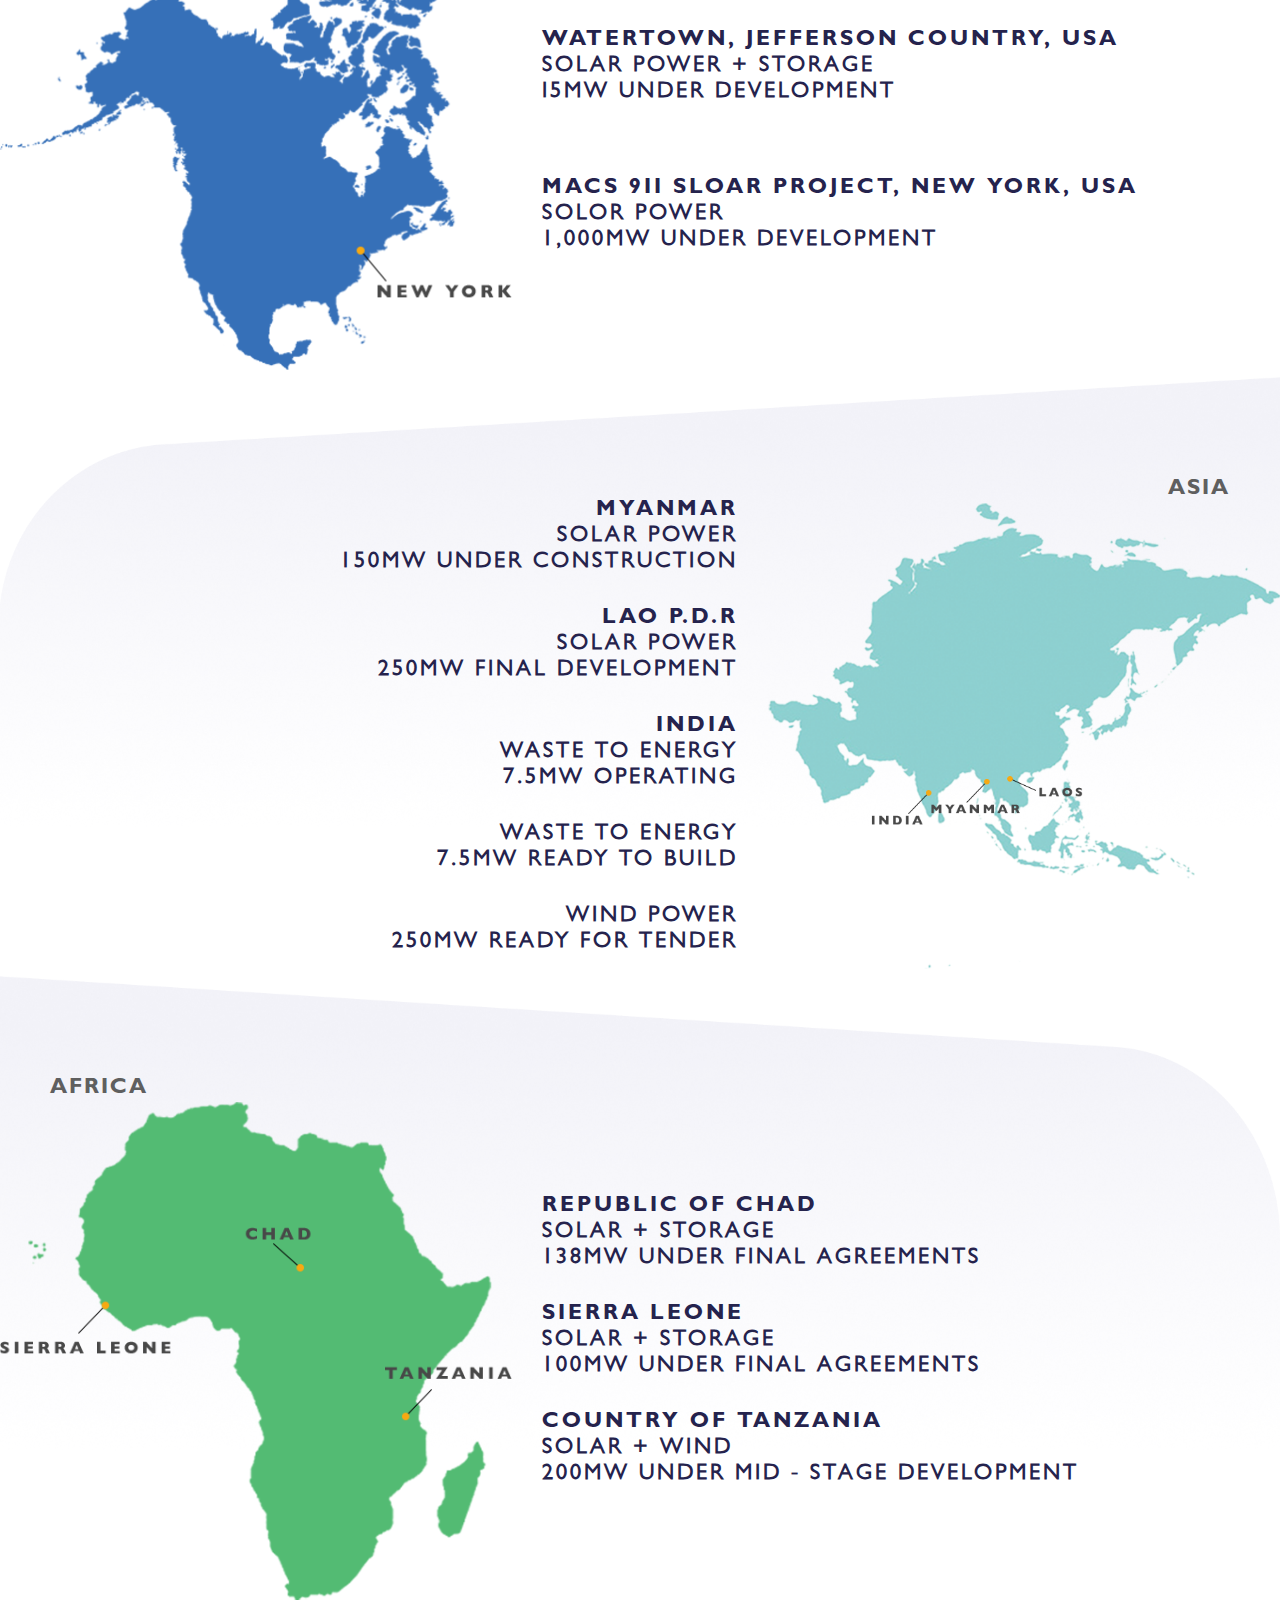
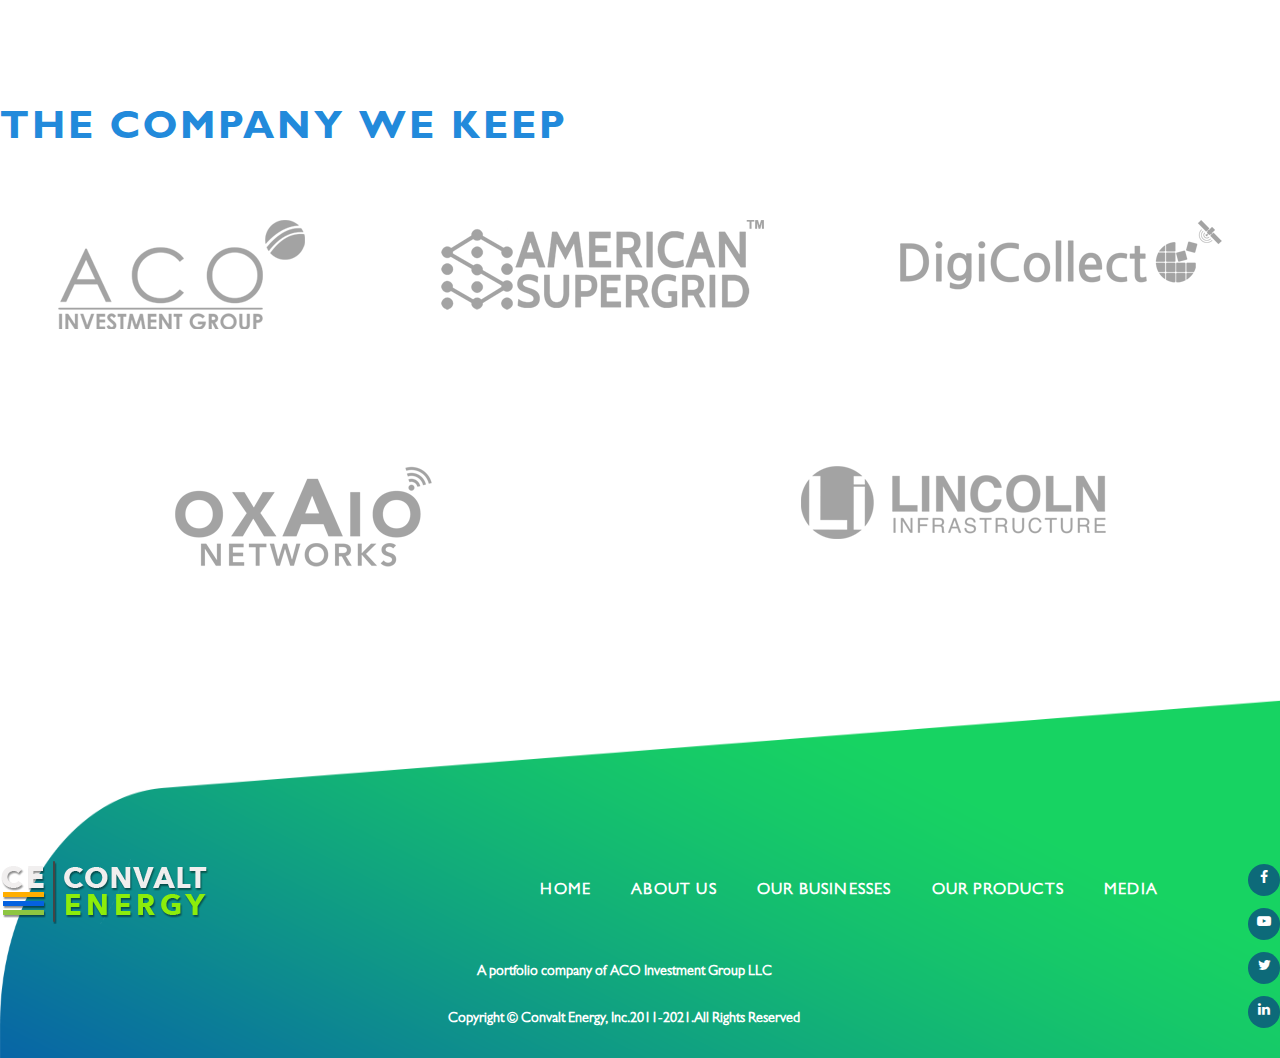
<file: convalt_energy_business_powergen.html>
<!doctype html>
<html lang="en">
	<head>
		<title>convalt_energy_business_manufacturing</title>
		<meta charset="utf-8"/>
		<meta name="viewport" content="width=device-width, initial-scale=1"/>
		<link rel="stylesheet" href="https://cdnjs.cloudflare.com/ajax/libs/font-awesome/4.7.0/css/font-awesome.min.css">
		<link href="https://cdn.jsdelivr.net/npm/bootstrap@5.0.1/dist/css/bootstrap.min.css" rel="stylesheet" integrity="sha384-+0n0xVW2eSR5OomGNYDnhzAbDsOXxcvSN1TPprVMTNDbiYZCxYbOOl7+AMvyTG2x" crossorigin="anonymous">
		<link rel="stylesheet" type="text/css" href="css/common.css"/>
		<link rel="stylesheet" type="text/css" href="css/convalt_energy_business_powergen.css"/>
		<script src="https://ajax.googleapis.com/ajax/libs/jquery/3.5.1/jquery.min.js"></script>
	</head>
	<body>
		<nav>
			<div class="container">
				<div class="header">
					<div class="logo-content">
						<img src="./img/logo.png" alt=""/>
						<button class="toggle" onclick="toggleList()">
							<img src="./img/hamburger-menu.svg" alt=""/>
						</button>
					</div>
					<div class="list display-none">
						<ul>
							<li><a href="./index.html">Home</a></li>
							<li><a href="./convalt_energy_web_team.html">About us</a></li>
							<li class="dropdown">
								<a onclick="dropdownshow()" role="button">Our businesses</a>
								<ul class="dropdown-toggle">
									<li>
										<a href="./convalt_energy_business_manufacturing.html" onclick="dropdownshow()">1.Manufacturing</a>
									</li>
									<li>
										<a href="./convalt_energy_business_powergen.html" onclick="dropdownshow()">2.Power Generation</a>
									</li>
									<li>
										<a href="./convalt_energy_business_transmission.html" onclick="dropdownshow()">3.Power Transmission</a>
									</li>
									<li>
										<a href="./convalt_energy_business_ev.html" onclick="dropdownshow()">4.EV Charging</a>
									</li>
								</ul>
							</li>
							<li><a href="./convalt_energy_web_product.html">Our products</a></li>
							<li><a href="./convalt_energy_web_media.html">Media</a></li>
						</ul>
						<button onclick="location.href='./convalt_energy_web_contact.html'">Contact</button>
					</div>
				</div>
				<div class="nav-title">
					<h1>Our Business</h1>
				</div>
			</div>
		</nav>
		<div class="main-story">	
			<div class="container">
				<div class="main-story-text">
					<div class="main-story-text-left">
						<h2>Our story</h2>
						<p class="block">
							Convalt Energy is a diversified multinational renewable power company with a focus on sustainable energy development as an owner and operator of assets. Convalt Energy’s team of professionals have more than 100 collective years of experience in the electricity sector and after a proven track record of development in extremely challenging countries, the team seeks to expand within its core areas of focus:
						</p>
						<div class="block">
							<p>
								<span>1.</span> Renewable power generation via utility scale solar, rooftop solar and wind power
							</p>
							<p> 
								<span>2.</span> Manufacturing of solar panels & EV chargers in Watertown, NY 
							</p>
							<p>
								<span>3.</span> Develop, own and operate transmission infrastructure across the U.S 
							</p>
							<p>
								<span>4.</span> Energy storage solutions
							</p>
						</div>
						<p class="block">
							From 2021, we will continue new developments in Africa and the U.S with a pivot to the U.S due to expectations that the Biden-Harris administration will incentivize renewable energy development and manufacturing. 
						</p>
						<p class="block">
							Convalt expects to produce solar panels with demand for 60% of the production allocated to its own projects. The remaining 40% will be allocated for third party utility scale projects and rooftop solar projects in the U.S specifically beginning with New York starting in Jefferson County and upstate New York areas.
						</p>
						<p class="block">
							We have offices in the U.S, South East Asia and Africa and we are always available!
						</p>
					</div>
					<div class="main-story-text-right">
						<h2>Development snapshot</h2>
						<div class="snapshot">
							<img src="./img/bg6.png" alt=""/>
						</div>
					</div>
				</div>
			</div>
		</div>
		<div class="project-list">
			<div class="container">
				<h2>Project List</h2>
			</div>
			<div class="north-america">
				<div class="container">
					<div class="north-america-map">
						<h3>North America</h3>
						<img src="./img/america.png" alt=""/>
					</div>
					<div class="north-america-text">
						<div class="block">
							<h4>Watertown, jefferson country, USA</h4>
							<h5>Solar power + storage</h5>
							<h5>I5MW under development</h5>
						</div>
						<div class="block" style="margin-bottom: 0">
							<h4>MACS 9II sloar project, new york, USA</h4>
							<h5>Solor power</h5>
							<h5>1,000MW under development</h5>
						</div>
					</div>
				</div>
			</div>
			<div class="asia">
				<div class="container">
					<div class="asia-text">
						<div class="block">
							<h4>Myanmar</h4>
							<h5>Solar power</h5>
							<h5>150MW under construction</h5>
						</div>
						<div class="block">
							<h4>Lao P.D.R</h4>
							<h5>Solar power</h5>
							<h5>250MW Final development</h5>
						</div>
						<div class="block">
							<h4>India</h4>
							<h5>Waste to energy</h5>
							<h5>7.5MW operating</h5>
						</div>
						<div class="block">
							<h5>Waste to energy</h5>
							<h5>7.5MW Ready to build</h5>
						</div>
						<div class="block" style="margin-bottom: 0">
							<h5>Wind power</h5>
							<h5>250MW ready for tender</h5>
						</div>
					</div>
					<div class="asia-map">
						<h3>asia</h3>
						<img src="./img/asia.png" alt=""/>
					</div>
				</div>
			</div>
			<div class="africa">
				<div class="container">
					<div class="africa-map">
						<h3>Africa</h3>
						<img src="./img/africa.png" alt=""/>
					</div>
					<div class="africa-text">
						<div class="block">
							<h4>Republic of chad</h4>
							<h5>Solar + storage</h5>
							<h5>138MW under final agreements</h5>
						</div>
						<div class="block">
							<h4>Sierra leone</h4>
							<h5>Solar + Storage</h5>
							<h5>100MW under final agreements</h5>
						</div>
						<div class="block" style="margin-bottom: 0">
							<h4>country of tanzania</h4>
							<h5>solar + wind</h5>
							<h5>200MW under MID - stage development</h5>
						</div>
					</div>
				</div>
			</div>
		</div>
		<div class="iconbar">
			<div class="container">
				<div class="iconbar-text">
					<h2>The company we keep</h2>
				</div>
				<div class="icon-content">
					<div>
						<img src="./img/icon1.png" alt=""/>
					</div>
					<div>
						<img src="./img/icon2.png" alt=""/>
					</div>
					<div style="margin-right: 0;">
						<img src="./img/icon3.png" alt=""/>
					</div>
				</div>
				<div class="icon-content">
					<div>
						<img src="./img/icon4.png" alt=""/>
					</div>
					<div style="margin-right: 0">
						<img src="./img/icon5.png" alt=""/>
					</div>
				</div>
			</div>
		</div>
		<footer>
			<div class="container">
				<div class="footer-left">
					<div class="bottom">
						<div class="logo-content">
							<img src="./img/logo.png" alt=""/>
							<button class="toggle" onclick="toggleFooterList()">
								<img src="./img/hamburger-menu.svg" alt=""/>
							</button>
						</div>
						<ul class="footer-list display-none">
							<li><a href="./index.html">Home</a></li>
							<li><a href="./convalt_energy_web_team.html">About us</a></li>
							<li class="footer-dropdown">
								<a onclick="footerdropdownshow()" role="button">Our businesses</a>
								<ul class="footer-dropdown-toggle">
									<li>
										<a href="./convalt_energy_business_manufacturing.html" onclick="footerdropdownshow()">1.Manufacturing</a>
									</li>
									<li>
										<a href="./convalt_energy_business_powergen.html" onclick="footerdropdownshow()">2.Power Generation</a>
									</li>
									<li>
										<a href="./convalt_energy_business_transmission.html" onclick="footerdropdownshow()">3.Power Transmission</a>
									</li>
									<li>
										<a href="./convalt_energy_business_ev.html" onclick="footerdropdownshow()">4.EV Charging</a>
									</li>
								</ul>
							</li>
							<li><a href="#">Our products</a></li>
							<li><a href="#">Media</a></li>
						</ul>
					</div>	
					<h3>A portfolio company of ACO Investment Group LLC</h3>
					<h4>Copyright &copy; Convalt Energy, Inc.2011-2021.All Rights Reserved</h4>
				</div>
				<div class="footer-right">
					<ul>
						<li><a href="https://www.facebook.com/facebook" target="_blank"><i class="fa fa-facebook"></i></a></li>
						<li><a href="https://www.youtube.com/facebook" target="_blank"><i class="fa fa-youtube-play"></i></a></li>
						<li><a href="https://twitter.com/Facebook" target="_blank"><i class="fa fa-twitter"></i></a></li>
						<li><a href="https://www.linkedin.com/company/facebook" target="_blank"><i class="fa fa-linkedin"></i></a></li>
					</ul>					
				</div>
			</div>
		</footer>
		<script src="https://cdn.jsdelivr.net/npm/bootstrap@5.0.1/dist/js/bootstrap.bundle.min.js" integrity="sha384-gtEjrD/SeCtmISkJkNUaaKMoLD0//ElJ19smozuHV6z3Iehds+3Ulb9Bn9Plx0x4" crossorigin="anonymous"></script>
		<script type="text/javascript">
			let list = document.getElementsByClassName('list')[0];
			let footerlist = document.getElementsByClassName('footer-list')[0];
			let dropdownlist = document.getElementsByClassName('dropdown-toggle')[0];
			let footerdropdownlist = document.getElementsByClassName('footer-dropdown-toggle')[0];
			let header = document.getElementsByClassName('header')[0];
			let bottom = document.getElementsByClassName('bottom')[0];
			let dropdown = document.getElementsByClassName('dropdown')[0];
			let footerdropdown = document.getElementsByClassName('footer-dropdown')[0];
			function toggleList() {
				list.classList.toggle('display-none')
			}	
			function toggleFooterList() {
				footerlist.classList.toggle('display-none')
			}
			function dropdownshow() {
				if ( window.innerWidth > 1200 ) {
					header.classList.toggle('nav-height')	
				}
				if (window.innerWidth <= 1200 ) {
					
					dropdown.classList.toggle('nav-height')
				}
				dropdownlist.classList.toggle('dropdown-toggle')
			}
			function footerdropdownshow() {
				if ( window.innerWidth > 1200 ) {
					bottom.classList.toggle('footer-height')	
				}
				if (window.innerWidth <= 1200 ) {
					
					footerdropdown.classList.toggle('footer-height')
				}
				footerdropdownlist.classList.toggle('footer-dropdown-toggle')
			}
		</script>
	</body>
</html>
</file>
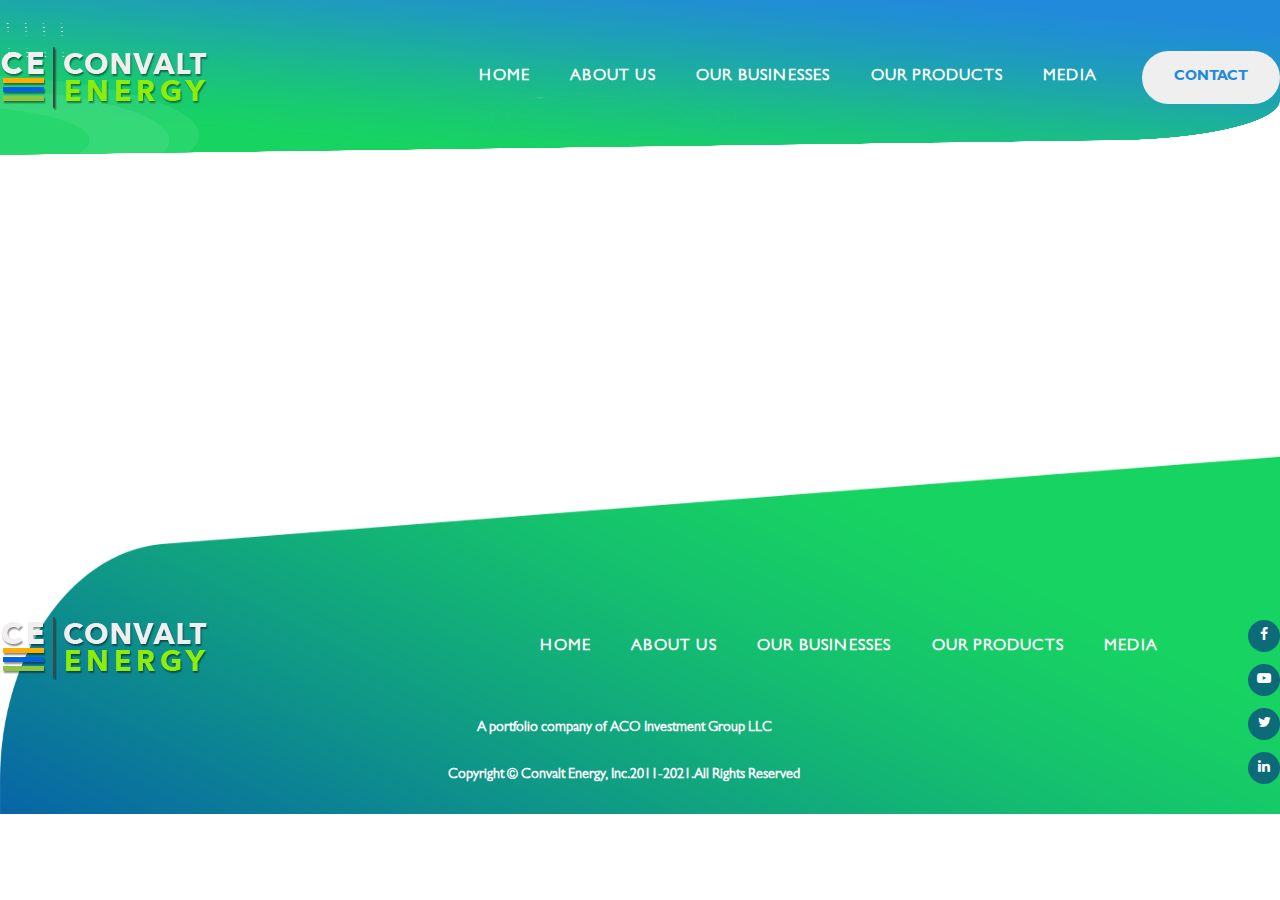
<file: convalt_energy_web_contact.html>
<!doctype html>
<html lang="en">
	<head>
		<title>convalt energy business manufacturing</title>
		<meta charset="utf-8"/>
		<meta name="viewport" content="width=device-width, initial-scale=1"/>
		<link rel="stylesheet" href="https://cdnjs.cloudflare.com/ajax/libs/font-awesome/4.7.0/css/font-awesome.min.css">
		<link href="https://cdn.jsdelivr.net/npm/bootstrap@5.0.1/dist/css/bootstrap.min.css" rel="stylesheet" integrity="sha384-+0n0xVW2eSR5OomGNYDnhzAbDsOXxcvSN1TPprVMTNDbiYZCxYbOOl7+AMvyTG2x" crossorigin="anonymous">
		<link rel="stylesheet" type="text/css" href="css/common.css"/>
		<link rel="stylesheet" type="text/css" href="css/convalt_energy_web_contact.css"/>
		<script src="https://ajax.googleapis.com/ajax/libs/jquery/3.5.1/jquery.min.js"></script>
	</head>
	<body>
		<nav>
			<div class="container">
				<div class="header">
					<div class="logo-content">
						<img src="./img/logo.png" alt=""/>
						<button class="toggle" onclick="toggleList()">
							<img src="./img/hamburger-menu.svg" alt=""/>
						</button>
					</div>
					<div class="list display-none">
						<ul>
							<li><a href="./index.html">Home</a></li>
							<li><a href="./convalt_energy_web_team.html">About us</a></li>
							<li class="dropdown">
								<a onclick="dropdownshow()" role="button">Our businesses</a>
								<ul class="dropdown-toggle">
									<li>
										<a href="./convalt_energy_business_manufacturing.html" onclick="dropdownshow()">1.Manufacturing</a>
									</li>
									<li>
										<a href="./convalt_energy_business_powergen.html" onclick="dropdownshow()">2.Power Generation</a>
									</li>
									<li>
										<a href="./convalt_energy_business_transmission.html" onclick="dropdownshow()">3.Power Transmission</a>
									</li>
									<li>
										<a href="./convalt_energy_business_ev.html" onclick="dropdownshow()">4.EV Charging</a>
									</li>
								</ul>
							</li>
							<li><a href="./convalt_energy_web_product.html">Our products</a></li>
							<li><a href="./convalt_energy_web_media.html">Media</a></li>
						</ul>
						<button onclick="location.href='./convalt_energy_web_contact.html'">Contact</button>
					</div>
				</div>
				<div class="nav-title">
					<!-- <h1>EV Charging</h1> -->
				</div>
			</div>
		</nav>
		<section></section>
		<footer>
			<div class="container">
				<div class="footer-left">
					<div class="bottom">
						<div class="logo-content">
							<img src="./img/logo.png" alt=""/>
							<button class="toggle" onclick="toggleFooterList()">
								<img src="./img/hamburger-menu.svg" alt=""/>
							</button>
						</div>
						<ul class="footer-list display-none">
							<li><a href="./index.html">Home</a></li>
							<li><a href="./convalt_energy_web_team.html">About us</a></li>
							<li class="footer-dropdown">
								<a onclick="footerdropdownshow()" role="button">Our businesses</a>
								<ul class="footer-dropdown-toggle">
									<li>
										<a href="./convalt_energy_business_manufacturing.html" onclick="footerdropdownshow()">1.Manufacturing</a>
									</li>
									<li>
										<a href="./convalt_energy_business_powergen.html" onclick="footerdropdownshow()">2.Power Generation</a>
									</li>
									<li>
										<a href="./convalt_energy_business_transmission.html" onclick="footerdropdownshow()">3.Power Transmission</a>
									</li>
									<li>
										<a href="./convalt_energy_business_ev.html" onclick="footerdropdownshow()">4.EV Charging</a>
									</li>
								</ul>
							</li>
							<li><a href="#">Our products</a></li>
							<li><a href="#">Media</a></li>
						</ul>
					</div>	
					<h3>A portfolio company of ACO Investment Group LLC</h3>
					<h4>Copyright &copy; Convalt Energy, Inc.2011-2021.All Rights Reserved</h4>
				</div>
				<div class="footer-right">
					<ul>
						<li><a href="https://www.facebook.com/facebook" target="_blank"><i class="fa fa-facebook"></i></a></li>
						<li><a href="https://www.youtube.com/facebook" target="_blank"><i class="fa fa-youtube-play"></i></a></li>
						<li><a href="https://twitter.com/Facebook" target="_blank"><i class="fa fa-twitter"></i></a></li>
						<li><a href="https://www.linkedin.com/company/facebook" target="_blank"><i class="fa fa-linkedin"></i></a></li>
					</ul>					
				</div>
			</div>
		</footer>
		<script src="https://cdn.jsdelivr.net/npm/bootstrap@5.0.1/dist/js/bootstrap.bundle.min.js" integrity="sha384-gtEjrD/SeCtmISkJkNUaaKMoLD0//ElJ19smozuHV6z3Iehds+3Ulb9Bn9Plx0x4" crossorigin="anonymous"></script>
		<script type="text/javascript">
			let list = document.getElementsByClassName('list')[0];
			let footerlist = document.getElementsByClassName('footer-list')[0];
			let dropdownlist = document.getElementsByClassName('dropdown-toggle')[0];
			let footerdropdownlist = document.getElementsByClassName('footer-dropdown-toggle')[0];
			let header = document.getElementsByClassName('header')[0];
			let bottom = document.getElementsByClassName('bottom')[0];
			let dropdown = document.getElementsByClassName('dropdown')[0];
			let footerdropdown = document.getElementsByClassName('footer-dropdown')[0];
			function toggleList() {
				list.classList.toggle('display-none')
			}	
			function toggleFooterList() {
				footerlist.classList.toggle('display-none')
			}
			function dropdownshow() {
				if ( window.innerWidth > 1200 ) {
					header.classList.toggle('nav-height')	
				}
				if (window.innerWidth <= 1200 ) {
					
					dropdown.classList.toggle('nav-height')
				}
				dropdownlist.classList.toggle('dropdown-toggle')
			}
			function footerdropdownshow() {
				if ( window.innerWidth > 1200 ) {
					bottom.classList.toggle('footer-height')	
				}
				if (window.innerWidth <= 1200 ) {
					
					footerdropdown.classList.toggle('footer-height')
				}
				footerdropdownlist.classList.toggle('footer-dropdown-toggle')
			}
		</script>
	</body>
</html>
</file>
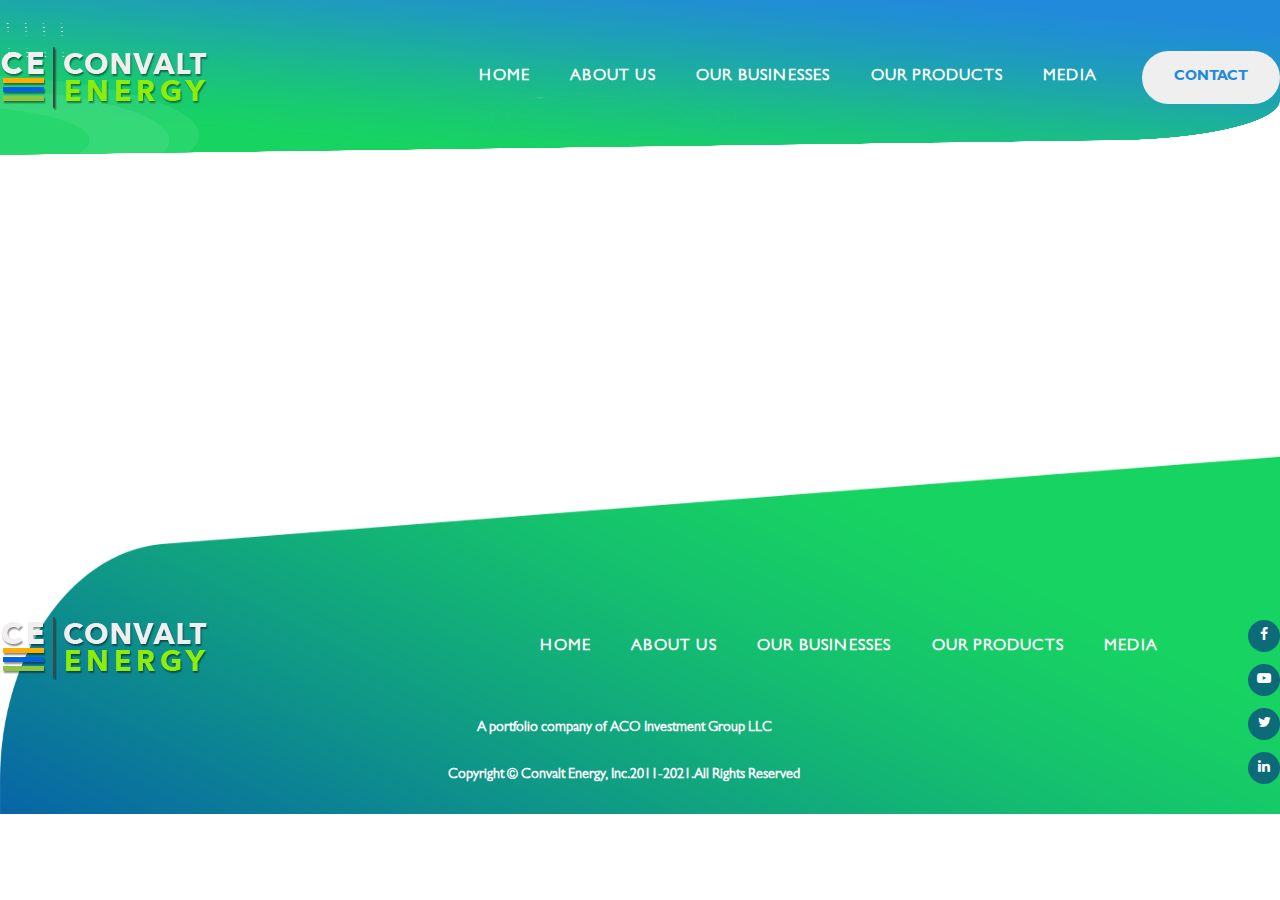
<file: convalt_energy_web_media.html>
<!doctype html>
<html lang="en">
	<head>
		<title>convalt energy business manufacturing</title>
		<meta charset="utf-8"/>
		<meta name="viewport" content="width=device-width, initial-scale=1"/>
		<link rel="stylesheet" href="https://cdnjs.cloudflare.com/ajax/libs/font-awesome/4.7.0/css/font-awesome.min.css">
		<link href="https://cdn.jsdelivr.net/npm/bootstrap@5.0.1/dist/css/bootstrap.min.css" rel="stylesheet" integrity="sha384-+0n0xVW2eSR5OomGNYDnhzAbDsOXxcvSN1TPprVMTNDbiYZCxYbOOl7+AMvyTG2x" crossorigin="anonymous">
		<link rel="stylesheet" type="text/css" href="css/common.css"/>
		<link rel="stylesheet" type="text/css" href="css/convalt_energy_web_media.css"/>
		<script src="https://ajax.googleapis.com/ajax/libs/jquery/3.5.1/jquery.min.js"></script>
	</head>
	<body>
		<nav>
			<div class="container">
				<div class="header">
					<div class="logo-content">
						<img src="./img/logo.png" alt=""/>
						<button class="toggle" onclick="toggleList()">
							<img src="./img/hamburger-menu.svg" alt=""/>
						</button>
					</div>
					<div class="list display-none">
						<ul>
							<li><a href="./index.html">Home</a></li>
							<li><a href="./convalt_energy_web_team.html">About us</a></li>
							<li class="dropdown">
								<a onclick="dropdownshow()" role="button">Our businesses</a>
								<ul class="dropdown-toggle">
									<li>
										<a href="./convalt_energy_business_manufacturing.html" onclick="dropdownshow()">1.Manufacturing</a>
									</li>
									<li>
										<a href="./convalt_energy_business_powergen.html" onclick="dropdownshow()">2.Power Generation</a>
									</li>
									<li>
										<a href="./convalt_energy_business_transmission.html" onclick="dropdownshow()">3.Power Transmission</a>
									</li>
									<li>
										<a href="./convalt_energy_business_ev.html" onclick="dropdownshow()">4.EV Charging</a>
									</li>
								</ul>
							</li>
							<li><a href="./convalt_energy_web_product.html">Our products</a></li>
							<li><a href="./convalt_energy_web_media.html">Media</a></li>
						</ul>
						<button onclick="location.href='./convalt_energy_web_contact.html'">Contact</button>
					</div>
				</div>
				<div class="nav-title">
					<!-- <h1>EV Charging</h1> -->
				</div>
			</div>
		</nav>
		<section></section>
		<footer>
			<div class="container">
				<div class="footer-left">
					<div class="bottom">
						<div class="logo-content">
							<img src="./img/logo.png" alt=""/>
							<button class="toggle" onclick="toggleFooterList()">
								<img src="./img/hamburger-menu.svg" alt=""/>
							</button>
						</div>
						<ul class="footer-list display-none">
							<li><a href="./index.html">Home</a></li>
							<li><a href="./convalt_energy_web_team.html">About us</a></li>
							<li class="footer-dropdown">
								<a onclick="footerdropdownshow()" role="button">Our businesses</a>
								<ul class="footer-dropdown-toggle">
									<li>
										<a href="./convalt_energy_business_manufacturing.html" onclick="footerdropdownshow()">1.Manufacturing</a>
									</li>
									<li>
										<a href="./convalt_energy_business_powergen.html" onclick="footerdropdownshow()">2.Power Generation</a>
									</li>
									<li>
										<a href="./convalt_energy_business_transmission.html" onclick="footerdropdownshow()">3.Power Transmission</a>
									</li>
									<li>
										<a href="./convalt_energy_business_ev.html" onclick="footerdropdownshow()">4.EV Charging</a>
									</li>
								</ul>
							</li>
							<li><a href="#">Our products</a></li>
							<li><a href="#">Media</a></li>
						</ul>
					</div>	
					<h3>A portfolio company of ACO Investment Group LLC</h3>
					<h4>Copyright &copy; Convalt Energy, Inc.2011-2021.All Rights Reserved</h4>
				</div>
				<div class="footer-right">
					<ul>
						<li><a href="https://www.facebook.com/facebook" target="_blank"><i class="fa fa-facebook"></i></a></li>
						<li><a href="https://www.youtube.com/facebook" target="_blank"><i class="fa fa-youtube-play"></i></a></li>
						<li><a href="https://twitter.com/Facebook" target="_blank"><i class="fa fa-twitter"></i></a></li>
						<li><a href="https://www.linkedin.com/company/facebook" target="_blank"><i class="fa fa-linkedin"></i></a></li>
					</ul>					
				</div>
			</div>
		</footer>
		<script src="https://cdn.jsdelivr.net/npm/bootstrap@5.0.1/dist/js/bootstrap.bundle.min.js" integrity="sha384-gtEjrD/SeCtmISkJkNUaaKMoLD0//ElJ19smozuHV6z3Iehds+3Ulb9Bn9Plx0x4" crossorigin="anonymous"></script>
		<script type="text/javascript">
			let list = document.getElementsByClassName('list')[0];
			let footerlist = document.getElementsByClassName('footer-list')[0];
			let dropdownlist = document.getElementsByClassName('dropdown-toggle')[0];
			let footerdropdownlist = document.getElementsByClassName('footer-dropdown-toggle')[0];
			let header = document.getElementsByClassName('header')[0];
			let bottom = document.getElementsByClassName('bottom')[0];
			let dropdown = document.getElementsByClassName('dropdown')[0];
			let footerdropdown = document.getElementsByClassName('footer-dropdown')[0];
			function toggleList() {
				list.classList.toggle('display-none')
			}	
			function toggleFooterList() {
				footerlist.classList.toggle('display-none')
			}
			function dropdownshow() {
				if ( window.innerWidth > 1200 ) {
					header.classList.toggle('nav-height')	
				}
				if (window.innerWidth <= 1200 ) {
					
					dropdown.classList.toggle('nav-height')
				}
				dropdownlist.classList.toggle('dropdown-toggle')
			}
			function footerdropdownshow() {
				if ( window.innerWidth > 1200 ) {
					bottom.classList.toggle('footer-height')	
				}
				if (window.innerWidth <= 1200 ) {
					
					footerdropdown.classList.toggle('footer-height')
				}
				footerdropdownlist.classList.toggle('footer-dropdown-toggle')
			}
		</script>
	</body>
</html>
</file>
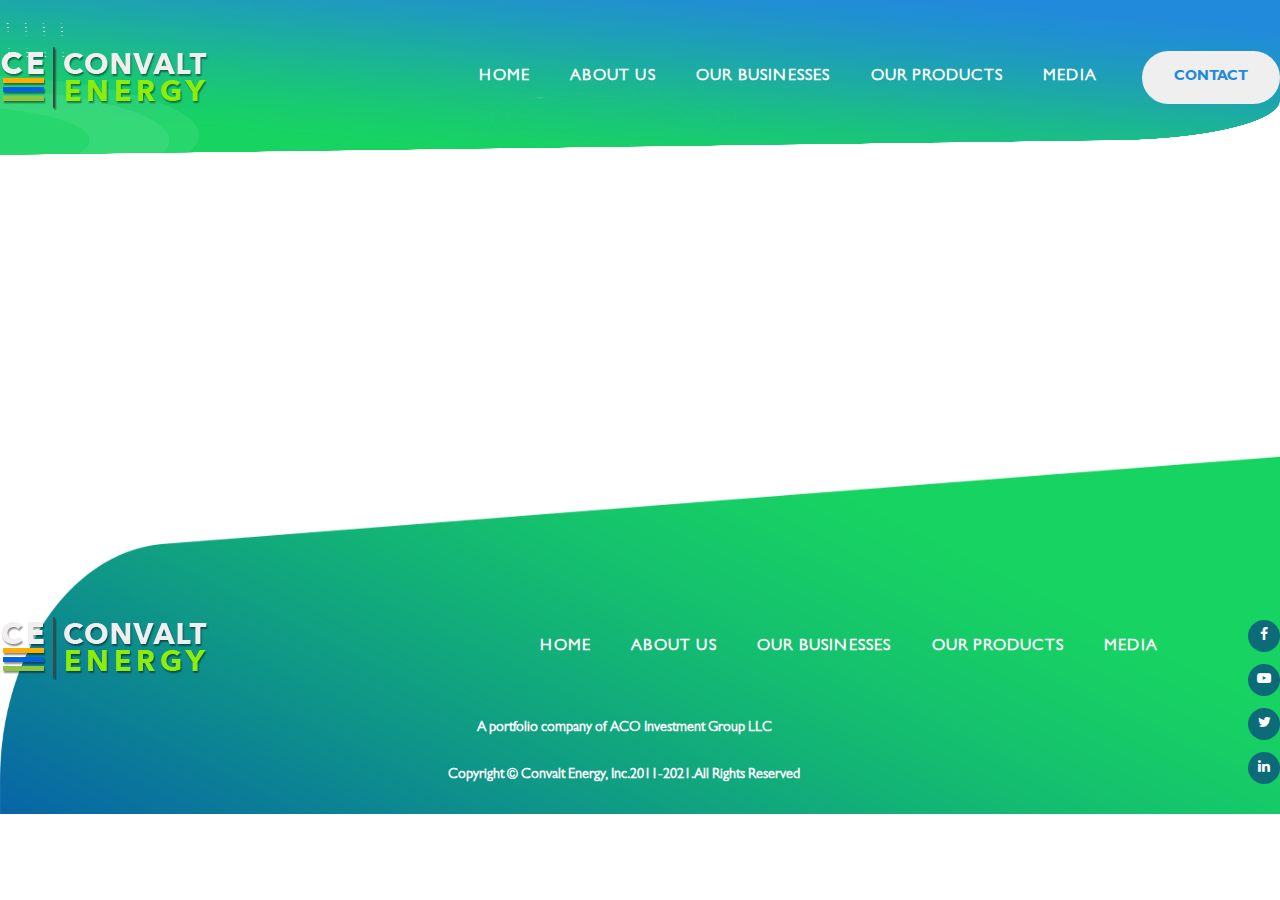
<file: convalt_energy_web_product.html>
<!doctype html>
<html lang="en">
	<head>
		<title>convalt energy business manufacturing</title>
		<meta charset="utf-8"/>
		<meta name="viewport" content="width=device-width, initial-scale=1"/>
		<link rel="stylesheet" href="https://cdnjs.cloudflare.com/ajax/libs/font-awesome/4.7.0/css/font-awesome.min.css">
		<link href="https://cdn.jsdelivr.net/npm/bootstrap@5.0.1/dist/css/bootstrap.min.css" rel="stylesheet" integrity="sha384-+0n0xVW2eSR5OomGNYDnhzAbDsOXxcvSN1TPprVMTNDbiYZCxYbOOl7+AMvyTG2x" crossorigin="anonymous">
		<link rel="stylesheet" type="text/css" href="css/common.css"/>
		<link rel="stylesheet" type="text/css" href="css/convalt_energy_web_product.css"/>
		<script src="https://ajax.googleapis.com/ajax/libs/jquery/3.5.1/jquery.min.js"></script>
	</head>
	<body>
		<nav>
			<div class="container">
				<div class="header">
					<div class="logo-content">
						<img src="./img/logo.png" alt=""/>
						<button class="toggle" onclick="toggleList()">
							<img src="./img/hamburger-menu.svg" alt=""/>
						</button>
					</div>
					<div class="list display-none">
						<ul>
							<li><a href="./index.html">Home</a></li>
							<li><a href="./convalt_energy_web_team.html">About us</a></li>
							<li class="dropdown">
								<a onclick="dropdownshow()" role="button">Our businesses</a>
								<ul class="dropdown-toggle">
									<li>
										<a href="./convalt_energy_business_manufacturing.html" onclick="dropdownshow()">1.Manufacturing</a>
									</li>
									<li>
										<a href="./convalt_energy_business_powergen.html" onclick="dropdownshow()">2.Power Generation</a>
									</li>
									<li>
										<a href="./convalt_energy_business_transmission.html" onclick="dropdownshow()">3.Power Transmission</a>
									</li>
									<li>
										<a href="./convalt_energy_business_ev.html" onclick="dropdownshow()">4.EV Charging</a>
									</li>
								</ul>
							</li>
							<li><a href="./convalt_energy_web_product.html">Our products</a></li>
							<li><a href="./convalt_energy_web_media.html">Media</a></li>
						</ul>
						<button onclick="location.href='./convalt_energy_web_contact.html'">Contact</button>
					</div>
				</div>
				<div class="nav-title">
					<!-- <h1>EV Charging</h1> -->
				</div>
			</div>
		</nav>
		<section></section>
		<footer>
			<div class="container">
				<div class="footer-left">
					<div class="bottom">
						<div class="logo-content">
							<img src="./img/logo.png" alt=""/>
							<button class="toggle" onclick="toggleFooterList()">
								<img src="./img/hamburger-menu.svg" alt=""/>
							</button>
						</div>
						<ul class="footer-list display-none">
							<li><a href="./index.html">Home</a></li>
							<li><a href="./convalt_energy_web_team.html">About us</a></li>
							<li class="footer-dropdown">
								<a onclick="footerdropdownshow()" role="button">Our businesses</a>
								<ul class="footer-dropdown-toggle">
									<li>
										<a href="./convalt_energy_business_manufacturing.html" onclick="footerdropdownshow()">1.Manufacturing</a>
									</li>
									<li>
										<a href="./convalt_energy_business_powergen.html" onclick="footerdropdownshow()">2.Power Generation</a>
									</li>
									<li>
										<a href="./convalt_energy_business_transmission.html" onclick="footerdropdownshow()">3.Power Transmission</a>
									</li>
									<li>
										<a href="./convalt_energy_business_ev.html" onclick="footerdropdownshow()">4.EV Charging</a>
									</li>
								</ul>
							</li>
							<li><a href="#">Our products</a></li>
							<li><a href="#">Media</a></li>
						</ul>
					</div>	
					<h3>A portfolio company of ACO Investment Group LLC</h3>
					<h4>Copyright &copy; Convalt Energy, Inc.2011-2021.All Rights Reserved</h4>
				</div>
				<div class="footer-right">
					<ul>
						<li><a href="https://www.facebook.com/facebook" target="_blank"><i class="fa fa-facebook"></i></a></li>
						<li><a href="https://www.youtube.com/facebook" target="_blank"><i class="fa fa-youtube-play"></i></a></li>
						<li><a href="https://twitter.com/Facebook" target="_blank"><i class="fa fa-twitter"></i></a></li>
						<li><a href="https://www.linkedin.com/company/facebook" target="_blank"><i class="fa fa-linkedin"></i></a></li>
					</ul>					
				</div>
			</div>
		</footer>
		<script src="https://cdn.jsdelivr.net/npm/bootstrap@5.0.1/dist/js/bootstrap.bundle.min.js" integrity="sha384-gtEjrD/SeCtmISkJkNUaaKMoLD0//ElJ19smozuHV6z3Iehds+3Ulb9Bn9Plx0x4" crossorigin="anonymous"></script>
		<script type="text/javascript">
			let list = document.getElementsByClassName('list')[0];
			let footerlist = document.getElementsByClassName('footer-list')[0];
			let dropdownlist = document.getElementsByClassName('dropdown-toggle')[0];
			let footerdropdownlist = document.getElementsByClassName('footer-dropdown-toggle')[0];
			let header = document.getElementsByClassName('header')[0];
			let bottom = document.getElementsByClassName('bottom')[0];
			let dropdown = document.getElementsByClassName('dropdown')[0];
			let footerdropdown = document.getElementsByClassName('footer-dropdown')[0];
			function toggleList() {
				list.classList.toggle('display-none')
			}	
			function toggleFooterList() {
				footerlist.classList.toggle('display-none')
			}
			function dropdownshow() {
				if ( window.innerWidth > 1200 ) {
					header.classList.toggle('nav-height')	
				}
				if (window.innerWidth <= 1200 ) {
					
					dropdown.classList.toggle('nav-height')
				}
				dropdownlist.classList.toggle('dropdown-toggle')
			}
			function footerdropdownshow() {
				if ( window.innerWidth > 1200 ) {
					bottom.classList.toggle('footer-height')	
				}
				if (window.innerWidth <= 1200 ) {
					
					footerdropdown.classList.toggle('footer-height')
				}
				footerdropdownlist.classList.toggle('footer-dropdown-toggle')
			}
		</script>
	</body>
</html>
</file>
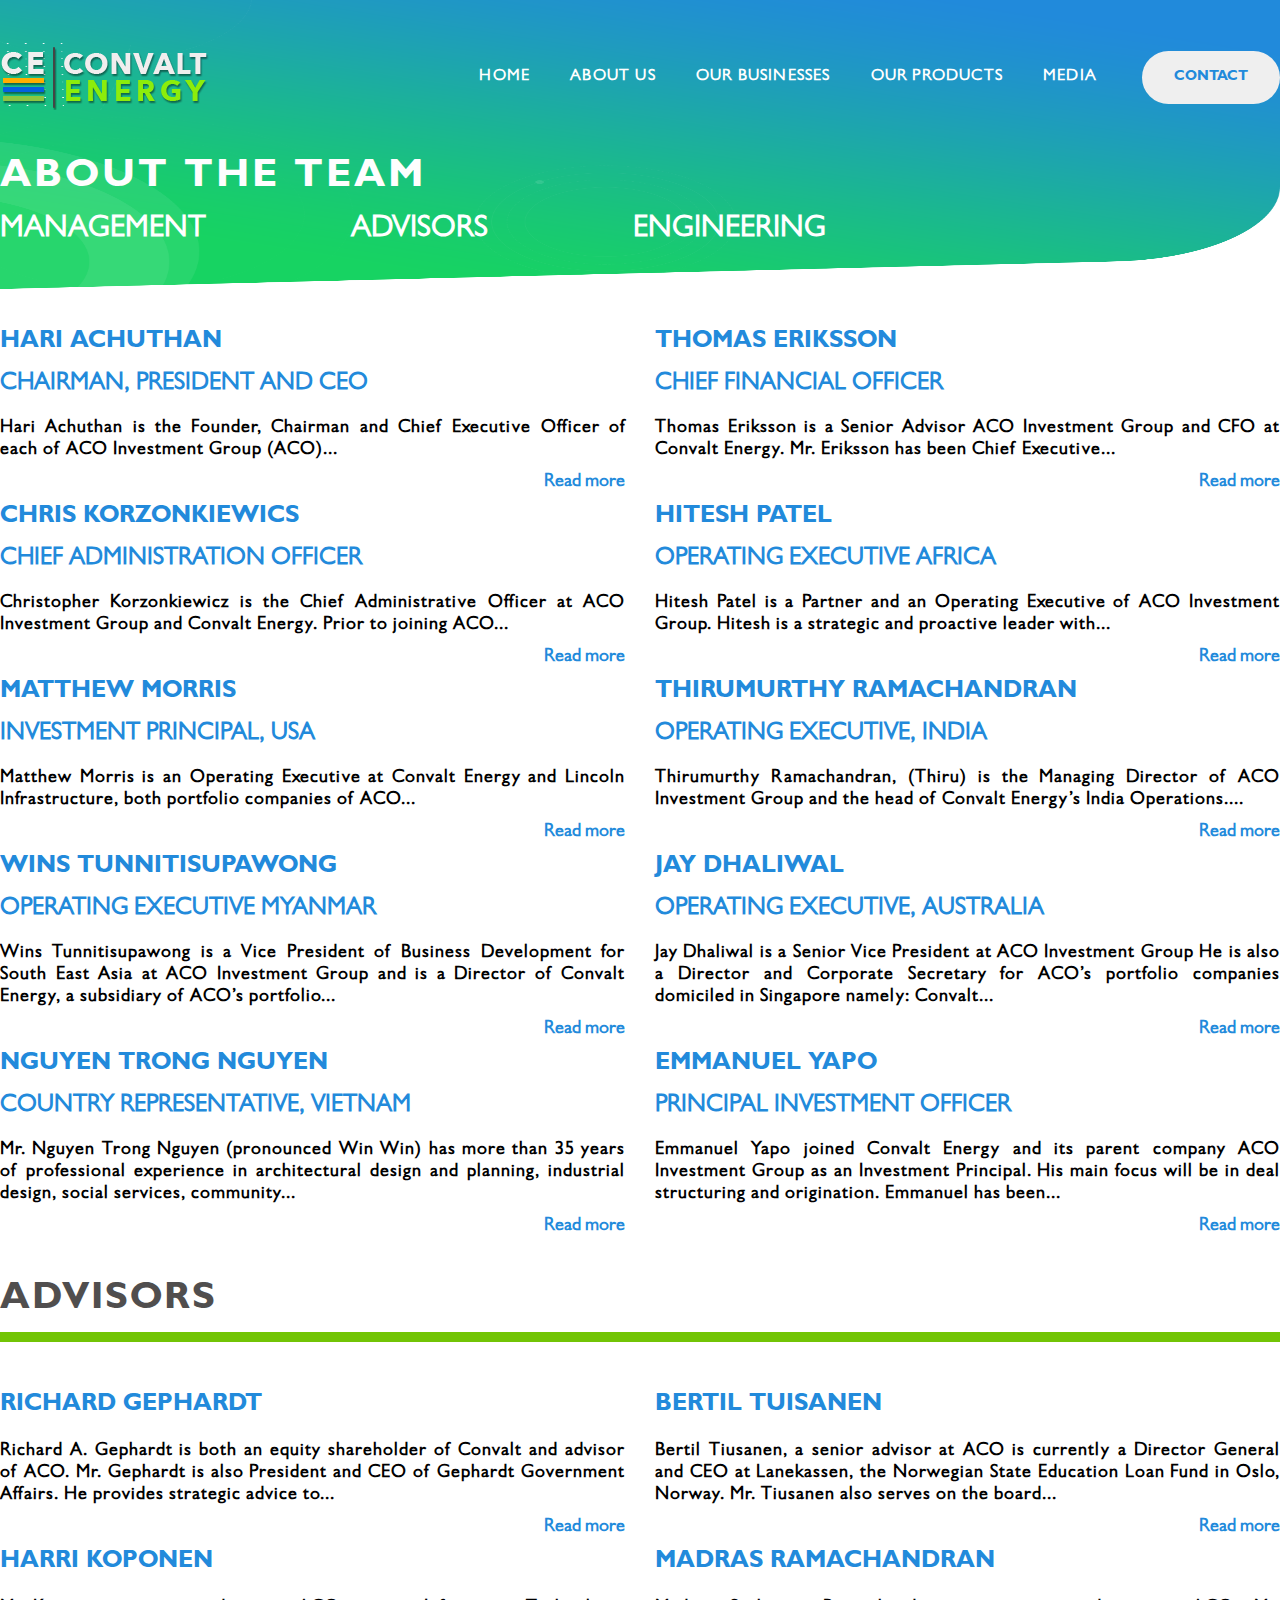
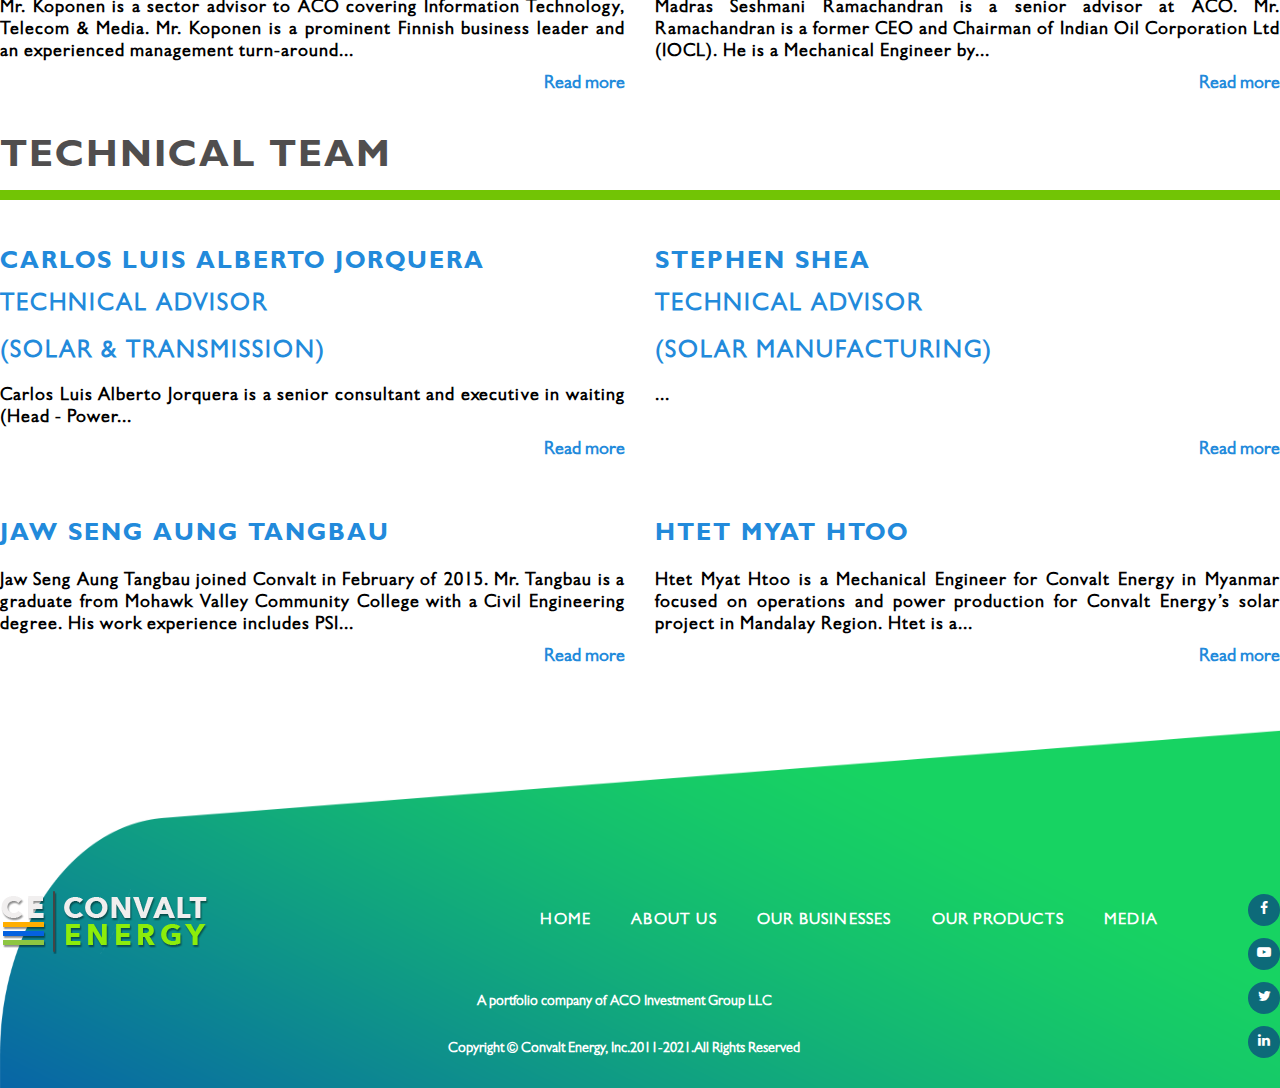
<file: convalt_energy_web_team.html>
<!doctype html>
<html lang="en">
	<head>
		<title>convalt_energy_web_team</title>
		<meta charset="utf-8"/>
		<meta name="viewport" content="width=device-width, initial-scale=1"/>
		<link rel="stylesheet" href="https://cdnjs.cloudflare.com/ajax/libs/font-awesome/4.7.0/css/font-awesome.min.css">
		<link href="https://cdn.jsdelivr.net/npm/bootstrap@5.0.1/dist/css/bootstrap.min.css" rel="stylesheet" integrity="sha384-+0n0xVW2eSR5OomGNYDnhzAbDsOXxcvSN1TPprVMTNDbiYZCxYbOOl7+AMvyTG2x" crossorigin="anonymous">
		<link rel="stylesheet" type="text/css" href="css/common.css"/>
		<link rel="stylesheet" type="text/css" href="css/convalt_energy_web_team.css"/>
		<script src="https://ajax.googleapis.com/ajax/libs/jquery/3.5.1/jquery.min.js"></script>
	</head>
	<body>
		<nav>
			<div class="container">
				<div class="header">
					<div class="logo-content">
						<img src="./img/logo.png" alt=""/>
						<button class="toggle" onclick="toggleList()">
							<img src="./img/hamburger-menu.svg" alt=""/>
						</button>
					</div>
					<div class="list display-none">
						<ul>
							<li><a href="./index.html">Home</a></li>
							<li><a href="./convalt_energy_web_team.html">About us</a></li>
							<li class="dropdown">
								<a onclick="dropdownshow()" role="button">Our businesses</a>
								<ul class="dropdown-toggle">
									<li>
										<a href="./convalt_energy_business_manufacturing.html" onclick="dropdownshow()">1.Manufacturing</a>
									</li>
									<li>
										<a href="./convalt_energy_business_powergen.html" onclick="dropdownshow()">2.Power Generation</a>
									</li>
									<li>
										<a href="./convalt_energy_business_transmission.html" onclick="dropdownshow()">3.Power Transmission</a>
									</li>
									<li>
										<a href="./convalt_energy_business_ev.html" onclick="dropdownshow()">4.EV Charging</a>
									</li>
								</ul>
							</li>
							<li><a href="./convalt_energy_web_product.html">Our products</a></li>
							<li><a href="./convalt_energy_web_media.html">Media</a></li>
						</ul>
						<button onclick="location.href='./convalt_energy_web_contact.html'">Contact</button>
					</div>
				</div>
				<div class="nav-title">
					<h1>About the team</h1>
					<div>
						<h2><a href="#management">Management</a></h2>
						<h2><a href="#advisors">advisors</a></h2>
						<h2><a href="#engineering">Engineering</a></h2>
					</div>
				</div>
			</div>
		</nav>
		<section>
			<div class="container" id="management">
				<div class="text">
					<div class="left">
						<h2>Hari achuthan</h2>
						<h3>Chairman, president and ceo</h3>
						<p>
							Hari Achuthan is the Founder, Chairman and Chief Executive Officer of each of ACO Investment Group (ACO)<span class="dots">...</span><span class="more">, Convalt Energy, Oxaio Networks and DigiCollect. ACO is the parent investment holding company of its portfolio companies including Convalt Energy, Oxaio Networks and DigiCollect. Convalt Energy founded by Hari Achuthan, is a developer and owner of renewable energy assets including solar, waste to power, wind, energy storage, power transmission and EV charging. Convalt is currently active in S.E Asia, India, Africa, and the United States. Convalt is currently planning to construct a solar panel manufacturing plant in Watertown, New York potentially making this plant the third largest solar module manufacturer in the United States.
						</p>
						<h6 onclick="show(1)" class="myBtn" role="button">Read more</h6>
					</div>
					<div class="right">
						<h2>Thomas eriksson</h2>
						<h3>Chief financial officer</h3>
						<p>
							Thomas Eriksson is a Senior Advisor ACO Investment Group and CFO at Convalt Energy. Mr. Eriksson has been Chief Executive<span class="dots">...</span><span class="more"> Officer and President of Carnegie Investment Bank AB since August 2012. In addition, Mr. Eriksson has been Chief Executive officer and President at Carnegie Holding AB since September 2012 and has more than 20 years of experience of wealth management. Mr. Eriksson joined Carnegie Holding from Swedbank Robur AB where he served as the Chief Executive Officer from August 1, 2010 to May 2012 and also served as head of Swedbank Robur Asset Management. Mr. Eriksson served as the Head of broker/dealer operation at Swedbank AB (publ) since April 2001 and served as Managing Director at Swedbank First LLC.
						</p>
						<h6 onclick="show(2)" class="myBtn" role="button">Read more</h6>
					</div>
				</div>
				<div class="text">
					<div class="left">
						<h2>chris korzonkiewics</h2>
						<h3>chief administration officer</h3>
						<p>
							Christopher Korzonkiewicz is the Chief Administrative Officer at ACO Investment Group and Convalt Energy. Prior to joining ACO<span class="dots">...</span><span class="more">, Chris was employed at TIG Advisors as a senior trader where he was responsible for the execution of equities, futures, derivatives, commodities, and foreign exchange. He collaborated and co-built a global centralized trading desk and co-designed portfolio software that was applied throughout the firm. Previously, Chris had worked at the New York Mercantile Exchange trading energy products where he managed an alpha generation strategy in energy futures. From 2006 to 2008, he was a global equity trader for Cotton Hall Asset Management. During the firm’s inception, he established and managed the operations and back office. 
						</p>
						<h6 onclick="show(3)" class="myBtn" role="button">Read more</h6>
					</div>
					<div class="right">
						<h2>Hitesh patel</h2>
						<h3>Operating executive africa</h3>
						<p>
							Hitesh Patel is a Partner and an Operating Executive of ACO Investment Group. Hitesh is a strategic and proactive leader with<span class="dots">...</span><span class="more"> over 30 years of experience in building and directing globally renowned organizations through the implementation of proven strategies to ensure consistent growth and long-term ﬁscal success. As a promising and talented aeronautics focused engineer with Continental Airlines at the beginning of his career, he was selected as the Director of Technical Operations at JetBlue Airways in New York at the inception of this now successful airline. In 2004, Hitesh was recruited to lead the operations and launch of Kingﬁsher Airlines in India as Executive Vice President.
						</p>
						<h6 onclick="show(4)" class="myBtn" role="button">Read more</h6>
					</div>				
				</div>
				<div class="text">
					<div class="left">
						<h2>Matthew morris</h2>
						<h3>Investment principal, usa</h3>
						<p>
							Matthew Morris is an Operating Executive at Convalt Energy and Lincoln Infrastructure, both portfolio companies of ACO<span class="dots">...</span><span class="more"> Investment Group where he is currently focused on the planning and construction of a solar panel manufacturing plant in Watertown, New York; potentially the second largest solar module manufacturer in the United States. Prior to joining Convalt Energy, Matthew was a United States Army Colonel with a distinguished 30-year career as a Logistics Officer. During his military career he conducted world-wide operations in Haiti, Panama, Europe, Republic of Korea, and five combat tours to the Horn of Africa, Iraq, and Afghanistan. Colonel (retired) Morris commanded multiple organizations from the tactical to strategic levels of operations; commended with two Legions of Merit and three Bronze Stars for his accomplishments and expertise in providing logistics in austere, remote combat environments by leading teams and large organizations to success.
						</p>
						<h6 onclick="show(5)" class="myBtn" role="button">Read more</h6>
					</div>
					<div class="right">
						<h2>Thirumurthy ramachandran</h2>
						<h3>Operating executive, India</h3>
						<p>
							Thirumurthy Ramachandran, (Thiru) is the Managing Director of ACO Investment Group and the head of Convalt Energy’s India Operations.<span class="dots">...</span><span class="more"> He has over 30 years of experience in the power sector of India. Previttously Thiru has served as a renewable energy sector advisor for Larsen & Toubro, one of the largest EPC firms in India.  He has also sourced more than 15 solar transactions while working at Sterling & Wilson, a company owned by the Shapoorji Pallonji Group. Prior to that he has worked for companies such as Caterpillar, Detroit Diesel Corporation, Kohler Power Systems and Mitsubishi Heavy Industries. Throughout his career he has developed an extensive network across India in the power sector and has delivered power solutions for corporate and government entities. He is a member of the Institution of Engineers, Institution of Automobile Engineers and Society of Automotive Engineers. Thiru has published technical papers on topics such as diesel generator sets and solar power. 
						</p>
						<h6 onclick="show(6)" class="myBtn" role="button">Read more</h6>
					</div>				
				</div>
				<div class="text">
					<div class="left">
						<h2>Wins tunnitisupawong</h2>
						<h3>Operating executive myanmar</h3>
						<p>
							Wins Tunnitisupawong is a Vice President of Business Development for South East Asia at ACO Investment Group and is a Director of Convalt Energy, a subsidiary of ACO’s portfolio<span class="dots">...</span><span class="more"> company. Wins will be focusing on the business growth and strategies of Convalt Energy within Southeast Asia. Prior to joining ACO Investment Group, Wins held multiple management roles within the energy and electrical distribution sectors with the most recent as General Manager of Rexel Thailand. Initially starting his career through GE’s Commercial Leadership Program in 2002, he went on hold commercial and management positions at GE Industrial Systems, GE Energy, GE Supply and Rexel. 
						</p>
						<h6 onclick="show(7)" class="myBtn" role="button">Read more</h6>
					</div>
					<div class="right">
						<h2>Jay dhaliwal</h2>
						<h3>Operating executive, australia</h3>
						<p>
							Jay Dhaliwal is a Senior Vice President at ACO Investment Group He is also a Director and Corporate Secretary for ACO’s portfolio companies domiciled in Singapore namely: Convalt<span class="dots">...</span><span class="more"> Energy, DigiCollect and Oxaio Networks. Jay has over 18 years of professional experience having held multiple management roles with experiences in Portfolio Management, Finance and Resource & Energy Markets. Initially starting his career as a Consultant within the superannuation and pension fund industry with WestPac Group – Asgard in 2003. From 2005-2017, He moved on to take on Commercial and Major Infrastructure Project Management roles with Citic $9.6 Billion Sino Iron project and managed sustaining capital PMO Portfolio for BHP Billiton Iron Ore. 
						</p>
						<h6 onclick="show(8)" class="myBtn" role="button">Read more</h6>
					</div>				
				</div>
				<div class="text">
					<div class="left">
						<h2>Nguyen trong nguyen</h2>
						<h3>country representative, Vietnam</h3>
						<p>
							Mr. Nguyen Trong Nguyen (pronounced Win Win) has more than 35 years of professional experience in architectural design and planning, industrial design, social services, community<span class="dots">...</span><span class="more"> development, mainstream politics, policy formulation, business strategy, real estate, infrastructure, aviation navigation, aviation infrastructure, renewable energy, high technology solution development, finance and investment project development of which 20 years are dedicated for the development of businesses and projects in Vietnam. Nguyen Nguyen is currently the Vietnam Representative for ACO Investment Group focused on development of renewable energy projects and “Smart City” infrastructure development via its portfolio companies Convalt EnergyLLC, Oxaio Networks LLC and DigiCollect LLC. 
						</p>
						<h6 onclick="show(9)" class="myBtn" role="button">Read more</h6>
					</div>
					<div class="right">
						<h2>Emmanuel yapo</h2>
						<h3>Principal investment officer</h3>
						<p>
							Emmanuel Yapo joined Convalt Energy and its parent company ACO Investment Group as an Investment Principal. His main focus will be in deal structuring and origination. Emmanuel has been<span class="dots">...</span><span class="more"> investing in infrastructure for more than 10 years. He worked at Macquarie Infrastructure and Real Assets Inc. (MIRA), Macquarie’s US infrastructure investment platform, and Macquarie Infrastructure Corporation (MIC), a NYSE-listed infrastructure fund focusing on transportation and energy infrastructure assets in the United States. He executed more than $1.5 billion of investments and $1.0 billion of leveraged recapitalization in the aviation infrastructure sector. He also served as Director of Corporate Development at MIC’s aviation infrastructure and airport services’ portfolio company.
						</p>
						<h6 onclick="show(10)" class="myBtn" role="button">Read more</h6>
					</div>				
				</div>
				<h1 id="advisors">Advisors</h1>
				<div class="text">
					<div class="left">
						<h4>Richard gephardt</h4>
						<p>
							Richard A. Gephardt is both an equity shareholder of Convalt and advisor of ACO. Mr. Gephardt is also President and CEO of Gephardt Government Affairs. He provides strategic advice to<span class="dots">...</span><span class="more"> clients on issues before the House, Senate and Executive Branch in the federal government. Mr. Gephardt has brought successful resolution for clients on issues related to negotiations, crisis management, and strategic communications. He represents a broad array of Fortune 100 clients on Capitol Hill and before the Administration, in addition to serving as public spokesperson for clients on coalitions to bring about policy solutions to healthcare reform and climate change.
						</p>
						<h6 onclick="show(11)" class="myBtn" role="button">Read more</h6>
					</div> 				
					<div class="right">
						<h4>Bertil tuisanen</h4>
						<p>
							Bertil Tiusanen, a senior advisor at ACO is currently a Director General and CEO at Lanekassen, the Norwegian State Education Loan Fund in Oslo, Norway. Mr. Tiusanen also serves on the board<span class="dots">...</span><span class="more"> of Respect Europe of Sweden AB that offers market-leading services and tools within sustainable development and climate, and in SIVA- The Industrial Development Corporation of Norway. Mr. Tiusanen is also Chairman of the Board in CBRE-Atrium a real estate services company in Norway.  Mr. Tiusanen was previously a board member at Statkraft, Europe’s largest renewable energy company, served as president and chief executive officer of Protegrity, Inc., a leading provider of privacy solutions.
						</p>
						<h6 onclick="show(12)" class="myBtn" role="button">Read more</h6>
					</div>
				</div>
				<div class="text">
					<div class="left">
						<h4>Harri koponen</h4>
						<p>
							Mr. Koponen is a sector advisor to ACO covering Information Technology, Telecom & Media. Mr. Koponen is a prominent Finnish business leader and an experienced management turn-around<span class="dots">...</span><span class="more"> specialist with cutting edge experience in the telecommunications industry. He is currently working with Rovio Mobile looking after a physical part of the business at Rovio (Angry Birds), licensing, merchandising, public relations and retail operations. Mr. Koponen has served as the Chief Executive Officer and President of Tele2 AB from August 18, 2008 to February 18, 2010 and oversaw a period of increased focus on profitability. Mr. Koponen has also served as the Chief Executive Officer, President and General Manager of Wataniya Telecom in Kuwait (now National Mobile Telecommunications Co. (K.S.C.) from 2004 till 2008. 
						</p>
						<h6 onclick="show(13)" class="myBtn" role="button">Read more</h6>
					</div>
					<div class="right">
						<h4>Madras ramachandran</h4>
						<p>
							Madras Seshmani Ramachandran is a senior advisor at ACO. Mr. Ramachandran is a former CEO and Chairman of Indian Oil Corporation Ltd (IOCL). He is a Mechanical Engineer by<span class="dots">...</span><span class="more"> qualification and started his career in Ashok Leyland before joining IOCL as a Manager Trainee in 1969. He has handled diverse assignments during the career with IOCL including supply logistics, shipping, commercial, sales operations and international trade. He was the chief of the Oil Coordination Committee the de-facto Regulatory Body under the Ministry of Petroleum and Natural Gas during 1998 – 2000. He joined IOC’s Board in 2000 as Director Business Development and took over as CEO and Chairman in the year 2002. 
						</p>
						<h6 onclick="show(14)" class="myBtn" role="button">Read more</h6>
					</div>				
				</div>
				<h1 id="engineering">Technical Team</h1>
				<div class="text technical">
					<div class="left">
						<h2>Carlos luis alberto jorquera</h2>
						<h3>technical advisor</h3>
						<h3>(Solar & Transmission)</h3>
						<p>
							Carlos Luis Alberto Jorquera is a senior consultant and executive in waiting (Head - Power<span class="dots">...</span><span class="more"> Systems Engineering) at Convalt Energy. With over 25 years of experience in the field of electrical power systems including working for AFConsult, Fichtner, Black & Veatch, specializing in electrical plant design, power system studies, transmission planning, design of electrical power systems up to 500 kV and project management and quality assurance.  During his career, Mr. Jorquera has been involved in power generation projects across Myanmar, Abu Dhabi, Al Ain, Argentina, Azerbaijan, Bahrain, Bolivia, Brunei Darussalam, Dubai, Indonesia, Japan, Kazakhstan, Lao PDR, Libya, Malaysia, Mongolia, Mozambique, Myanmar, Oman, Peru, Qatar, Republic of Georgia, Russia, Saudi Arabia, Senegal, Singapore, South Africa, South Korea, South Yemen, Sweden, Tajikistan, Thailand, Vietnam.
						</p>
						<h6 onclick="show(15)" class="myBtn" role="button">Read more</h6>
					</div>
					<div class="right">
						<h2>Stephen shea</h2>
						<h3>Technical advisor</h3>
						<h3>(Solar Manufacturing)</h3>
						<p><span class="dots">...</span><span class="more">ADD BIO</p>
						<h6 onclick="show(16)" class="myBtn" role="button">Read more</h6>
					</div>
				</div>
				<div class="text technical">
					<div class="left">
						<h4>Jaw seng aung tangbau</h4>
						<p>
							Jaw Seng Aung Tangbau joined Convalt in February of 2015. Mr. Tangbau is a graduate from Mohawk Valley Community College with a Civil Engineering degree. His work experience includes PSI<span class="dots">...</span><span class="more"> Myanmar, Broadcasting Media and as a site engineer at Inzali Phyo Construction where he was exposed to construction and sales for condominiums. He is fluent in Kachin, English and Burmese.
						</p>
						<h6 onclick="show(17)" class="myBtn" role="button">Read more</h6>
					</div>
					<div class="right">
						<h4>htet myat htoo</h4>
						<p>
							Htet Myat Htoo is a Mechanical Engineer for Convalt Energy in Myanmar focused on operations and power production for Convalt Energy’s solar project in Mandalay Region. Htet is a<span class="dots">...</span><span class="more"> graduate of Thanlyin Technological University with the Bachelor of Engineering in Mechanical. Engineering and completed a Diploma in Port Management from Myanmar Maritime University. Htet started his working career at MAX Power (NAVIGAT Energy) in Myanmar in 2013 as a Power plant operator. In 2014 Htet worked as a consultant for APR Energy in Kyaukse, Mandalay Region, Myanmar as a Field operator in the gas fired power plant. Htet’s experiences include Natural Gas power plant installation, maintenance, servicing of gas train and gas line, operation of gas engines, operations of Module Interface Panel, Module Control Panel, Technical Specifications of controls, Operating Materials, Technical Instruction, Wiring Diagram, Piping & Instrument diagram, Customer Documentation, Failure Checklist, Diane XT3 for gas engine, control panel for 11/33 kV.
						</p>
						<h6 onclick="show(18)" class="myBtn" role="button">Read more</h6>
					</div>
				</div>
			</div>
		</section>
		<footer>
			<div class="container">
				<div class="footer-left">
					<div class="bottom">
						<div class="logo-content">
							<img src="./img/logo.png" alt=""/>
							<button class="toggle" onclick="toggleFooterList()">
								<img src="./img/hamburger-menu.svg" alt=""/>
							</button>
						</div>
						<ul class="footer-list display-none">
							<li><a href="./index.html">Home</a></li>
							<li><a href="./convalt_energy_web_team.html">About us</a></li>
							<li class="footer-dropdown">
								<a onclick="footerdropdownshow()" role="button">Our businesses</a>
								<ul class="footer-dropdown-toggle">
									<li>
										<a href="./convalt_energy_business_manufacturing.html" onclick="footerdropdownshow()">1.Manufacturing</a>
									</li>
									<li>
										<a href="./convalt_energy_business_powergen.html" onclick="footerdropdownshow()">2.Power Generation</a>
									</li>
									<li>
										<a href="./convalt_energy_business_transmission.html" onclick="footerdropdownshow()">3.Power Transmission</a>
									</li>
									<li>
										<a href="./convalt_energy_business_ev.html" onclick="footerdropdownshow()">4.EV Charging</a>
									</li>
								</ul>
							</li>
							<li><a href="#">Our products</a></li>
							<li><a href="#">Media</a></li>
						</ul>
					</div>	
					<h3>A portfolio company of ACO Investment Group LLC</h3>
					<h4>Copyright &copy; Convalt Energy, Inc.2011-2021.All Rights Reserved</h4>
				</div>
				<div class="footer-right">
					<ul>
						<li><a href="https://www.facebook.com/facebook" target="_blank"><i class="fa fa-facebook"></i></a></li>
						<li><a href="https://www.youtube.com/facebook" target="_blank"><i class="fa fa-youtube-play"></i></a></li>
						<li><a href="https://twitter.com/Facebook" target="_blank"><i class="fa fa-twitter"></i></a></li>
						<li><a href="https://www.linkedin.com/company/facebook" target="_blank"><i class="fa fa-linkedin"></i></a></li>
					</ul>					
				</div>
			</div>
		</footer>
		<script src="https://cdn.jsdelivr.net/npm/bootstrap@5.0.1/dist/js/bootstrap.bundle.min.js" integrity="sha384-gtEjrD/SeCtmISkJkNUaaKMoLD0//ElJ19smozuHV6z3Iehds+3Ulb9Bn9Plx0x4" crossorigin="anonymous"></script>
		<script type="text/javascript">
			let list = document.getElementsByClassName('list')[0];
			let footerlist = document.getElementsByClassName('footer-list')[0];
			let dropdownlist = document.getElementsByClassName('dropdown-toggle')[0];
			let footerdropdownlist = document.getElementsByClassName('footer-dropdown-toggle')[0];
			let header = document.getElementsByClassName('header')[0];
			let bottom = document.getElementsByClassName('bottom')[0];
			let dropdown = document.getElementsByClassName('dropdown')[0];
			let footerdropdown = document.getElementsByClassName('footer-dropdown')[0];
			let dots = document.getElementsByClassName("dots");
  			let moreText = document.getElementsByClassName("more");
  			let btnText = document.getElementsByClassName("myBtn");
			function toggleList() {
				list.classList.toggle('display-none')
			}	
			function toggleFooterList() {
				footerlist.classList.toggle('display-none')
			}
			function dropdownshow() {
				if ( window.innerWidth > 1200 ) {
					header.classList.toggle('nav-height')	
				}
				if (window.innerWidth <= 1200 ) {
					
					dropdown.classList.toggle('nav-height')
				}
				dropdownlist.classList.toggle('dropdown-toggle')
			}
			function footerdropdownshow() {
				if ( window.innerWidth > 1200 ) {
					bottom.classList.toggle('footer-height')	
				}
				if (window.innerWidth <= 1200 ) {
					
					footerdropdown.classList.toggle('footer-height')
				}
				footerdropdownlist.classList.toggle('footer-dropdown-toggle')
			}
			function show(index) {
				if (dots[index-1].style.display === "none") {
			    	dots[index-1].style.display = "inline";
			    	btnText[index-1].innerHTML = "Read more"; 
			    	moreText[index-1].style.display = "none";
				  } else {
				    dots[index-1].style.display = "none";
				    btnText[index-1].innerHTML = "Read less"; 
				    moreText[index-1].style.display = "inline";
				}
			}
		</script>
	</body>
</html>
</file>
<file: css/common.css>
@font-face {
	font-family: "Gill-Sans";
	src: url("../fonts/Gill Sans.otf");
}
@font-face {
	font-family: "Gill-Sans-Bold";
	src: url("../fonts/Gill Sans Bold.otf");
}
body {
	animation-name: loading;
	animation-duration: 2s;
}
@keyframes loading {
	0% {opacity: 0;}
	100% {opacity: 1;}
}
* {
	padding: 0;
	margin: 0;
	box-sizing: border-box;
	font-family: Gill-Sans;
}
strong {
	font-weight: bold;
}
button {
	cursor: pointer;
	border: none;
	outline: none;
	transition: 0.3s all ease-in
}
ul {
	list-style-type: none;
}
a {
	text-decoration: none;
}
nav {
	background: url(../img/navbg.png) no-repeat;
	background-size: 100% 100%;
}
nav .header {
	display: flex;
	justify-content: space-between;
	align-items: center;
	padding: 45px 0;
}
.logo-content {
	display: flex;
	justify-content: space-between;
	align-items: center;
}
.toggle {
	display: none;
}
.dropdown-toggle,
.footer-dropdown-toggle {
	display: none;
}
.nav-height {
	padding-bottom: 160px !important;
}
.footer-height {
	padding-bottom: 170px !important;
}
button.toggle {
	width: 30px;
	height: 30px;
	justify-content: center;
	align-items: center;
	background: transparent;
}
button.toggle img {
	width: 30px;
	height: 30px;
	margin-right: 100px;
}
nav .header .list {
	display: flex;
	align-items: center;
}
nav .header .list > ul {
	display: flex;
	margin-right: 25px;
	margin-bottom: 0;
}
nav .header .list > ul > li {
	padding: 0 36px;
}
nav .header .list > ul > li a {
	font-size: 16px;
	color: white;
	text-transform: uppercase; 
	font-weight: 700;
	letter-spacing: 1.2px;
}
nav .header .list ul li a:hover {
	color: #a2a2a2;
}
nav .header .list .dropdown,
footer .bottom .footer-list .footer-dropdown {
	position: relative;
}
footer .bottom .footer-list .footer-dropdown ul,
nav .header .list .dropdown ul {
	position: absolute;
	top: 30px;
	left: 0px;
	padding-left: 36px;
}
footer .bottom .footer-list .footer-dropdown ul li,
nav .header .list .dropdown ul li {
	width: 210px;
	padding: 10px 0;
}
nav .header .list button {
	font-size: 14px;
	font-weight: 800;
	text-transform: uppercase;
	color: #228adb;
	font-family: Gill-Sans-Bold;
	padding: 18px 32px;
	border-radius: 32px;
}
nav .header .list button:hover {
	background: #a2a2a2;
	color: white;
}
footer {
	background: url(../img/footerbg.png) no-repeat;
	background-size: 100% 100%;
	padding: 30px 0;
	padding-top: 120px;
}
footer .container {
	display: flex;
	justify-content: space-between;
	align-items: flex-end;
}
footer .footer-left {
	width: 100%;
}
footer .footer-left .bottom {
	display: flex;
	justify-content: space-between;
	align-items: center;
	padding: 40px 0;
}
footer .footer-left .bottom > ul {
	display: flex;
	margin-bottom: 0;
	padding-left: 0;
	padding-right: 70px;
}
footer .footer-left .bottom > ul > li {
	padding: 0 45px;
}
footer .footer-left .bottom > ul > li a {
	font-size: 16px;
	color: white;
	text-transform: uppercase; 
	font-weight: 700;
	letter-spacing: 1.2px;
}
footer .footer-left .bottom > ul > li a:hover {
	color: #a2a2a2;
}
footer h3 {
	color: white;
    text-align: center;
    font-size: 14px;
    margin-bottom: 30px;
}
footer h4 {
	color: white;
    text-align: center;
    font-size: 14px;
}
footer .footer-right ul {
	padding-left: 0;
}
footer .footer-right ul li {
	display: flex;
	justify-content: center;
	align-items: center;
	width: 32px;
	height: 32px;
	background: #0d6a79;
	border-radius: 50%;
	margin-top: 12px;
}
footer .footer-right ul li i {
	font-size: 14px;
	color: white;
}
@media screen and (max-width: 1400px) {
	footer .footer-left .bottom > ul > li,
	nav .header .list ul li {
		padding: 0 20px;
	}
	footer .bottom .footer-list .footer-dropdown ul,
	nav .header .list .dropdown ul {
		padding-left: 20px;
	}
}
@media screen and (max-width: 1200px) {
	.logo-content {
		width: 100%;
	}
	nav .header,
	nav .nav-main,
	nav .header .list,
	nav .header .list ul,
	footer .footer-left .bottom {
		flex-direction: column;
	}
	nav .header .list {
		width: 100%;
		align-items: flex-start;
	}
	.display-none {
		display: none !important;
	}
	nav .header .list ul {
		margin-bottom: 10px;
	}
	nav .header .list ul li,
	footer .footer-left .bottom > ul > li {
		padding: 10px 0;
	}
	nav .header .list button {
		margin-left: 32px;
	}
	footer .footer-left .bottom > ul {
		flex-direction: column;
    	align-items: flex-start;
    	width: 100%;
	}
	.toggle {
		display: flex;
	}
	footer .bottom .footer-list .footer-dropdown ul li a,
	nav .header .list .dropdown ul li a {
		font-size: 14px;
	}
}
@media screen and (max-width: 576px) {
	p {
		font-size: 16px !important;
	}
}
@media screen and (min-width: 1550px) {
	.container {
		max-width: 1520px;
		padding: 0;
	}
}
</file>
<file: css/index.css>
nav {
	padding-bottom: 110px;
}
nav .nav-main {
	position: relative;
}
nav .ball {
	position: absolute;
	top: 300px;
	left: 20px;
}
nav .nav-main .container {
	color: white;
	display: flex;
	justify-content: space-between;
	align-items: center;
}
.nav-main-text {
	position: relative;
	width: 51%;
}
.nav-main-img {
	width: 50%;
}
.nav-main-img img {
	width: 100%;
}
nav .nav-main h1 {
	font-size: 48px;
    margin-bottom: 28px;
    text-transform: uppercase;
    font-family: 'Gill-Sans-Bold';
}
nav .nav-main p {
	max-width: 570px;
	font-size: 18px;
	margin-bottom: 26px;
	color: white;
}
nav .nav-main h2 {
	position: relative;
	font-size: 38px;
    text-transform: uppercase;
    font-family: 'Gill-Sans-Bold';
    letter-spacing: 2px;
    text-shadow: 0 1px #666;
}
nav .nav-main h2 span {
    position: absolute;
    top: -6px;
    right: 5px;
    font-size: 10px;
}
nav .nav-main h3 {
	font-size: 15px;
}
h5 {
	color: #228adb;
    font-size: 22px;
    text-transform: uppercase;
    letter-spacing: 5px;
    margin-bottom: 15px;
}

h6 {
	color: #25234d;
    font-size: 32px;
    text-transform: uppercase;
    font-family: 'Gill-Sans-Bold';
    margin-bottom: 20px;
}
p {
	color: #25234d;
    font-size: 16px;
    font-weight: 700;
    line-height: 22px;
    text-align: justify;
}
.main-content {
	background: url(../img/bg4.png) no-repeat;
	background-size: 100% 1050px;
	background-position: bottom;
}
.main-content-top {
	position: relative;
	display: flex;
	justify-content: space-between;
	align-items: center;
	margin-bottom: 85px;
}
.main-content-top .circle1 {
	width: 170px;
	position: absolute;
	top: 90px;
	left: 60px;
}
.main-content-top .main-top-img {
	width: 50%;
	margin-right: 20px;
}
.main-content-top .main-top-img img {
	width: 100%;
}
.main-content-top .main-top-text {
	width: 45%;
	max-width: 650px;
}
.main-content-top .main-top-text p {
	font-size: 18px;
	letter-spacing: 1.8px;
	margin-bottom: 40px;
}
.main-content-top button {
	background: #ffc727;
    font-size: 14px;
    text-transform: uppercase;
    font-family: 'Gill-Sans-Bold';
    padding: 13px 52px;
    border-radius: 22px
}
.main-content-top button:hover {
	background: #fde39b;
}
.main-content-bottom {
	display: flex;
	justify-content: space-between;
	align-items: center;
	padding-bottom: 80px;
}
.main-bottom-left, .main-bottom-right {
	width: 47%;
}
.main-bottom-left p {
	font-size: 18px;
	line-height: 28px;
	margin-bottom: 26px;
	max-width: 650px;
}
.main-bottom-right {
	display: flex;
	justify-content: space-between;
}
.main-bottom-right-left {
	margin-right: 50px;
}
.main-bottom-right-left > div:nth-child(1) {
	margin-top: 95px;
}
.main-bottom-right-left > div, 
.main-bottom-right-right > div {
	position: relative;
	background: white;
	/*width: 335px;*/
	height: 380px;
	padding: 15px;
	margin-bottom: 30px;
}
.main-bottom-right-left > div img,
.main-bottom-right-right > div img {
	margin-bottom: 15px;
}
.main-bottom-right-left > div h1,
.main-bottom-right-right > div h1 {
	margin-bottom: 15px;
}
.main-bottom-right .warning {
	cursor: pointer;
	position: absolute;
	top: 15px;
	right: 15px;
}
.main-bottom-right h1 {
	color: #41596e;
	font-size: 20px;
}
.main-bottom-right p {
	color: #25234d;
	font-size: 14px;
}
.article-content {
	position: relative;
	background: url(../img/bg3.png) no-repeat;
	background-size: 100% 100%;
	padding-top: 60px;
	padding-bottom: 70px;
	margin-bottom: 140px;
}
.article-content .circle1 {
	position: absolute;
	width: 170px;
	top: -85px;
	left: 60px;
}
.article-content h1 {
	color: white;
    text-align: center;
    text-transform: uppercase;
    font-family: 'Gill-Sans-Bold';
    font-size: 36px;
    margin-bottom: 60px;
}
.article-content .container > div {
	display: flex;
	justify-content: space-around;
}
.article {
	position: relative;
	width: 500px;
    height: 300px;
    background: white;
    border-radius: 20px;
    color: #5a595f;
    display: flex;
    margin-bottom: 60px;
    align-items: center;
    font-size: 20px;
    letter-spacing: 1.2px;
}
.article h2 {
	text-align: center;
	font-family: 'Gill-Sans-Bold';
	font-size: 34px;
	letter-spacing: 3px;
	text-transform: uppercase;
	color: white;
}
.news1 {
	background: url(../img/news1.png) no-repeat;
	background-size: 100% 100%;
}
.news2 {
	background: url(../img/news2.png) no-repeat;
	background-size: 100% 100%;
}
.news3 {
	background: url(../img/news3.png) no-repeat;
	background-size: 100% 100%;
}
.article img {
	width: 100%;
	height: 100%;
}
.form-content .container {
	position: relative;
	display: flex;
	justify-content: space-between;
}
.form-content .circle2 {
	position: absolute;
	top: -200px;
	right: -10px;
}
.form-content-text {
	max-width: 450px;
}
.form-content-text p {
	font-size: 18px;
	letter-spacing: 1.4px;
	margin-bottom: 30px;
}
.form-content-text h4 {
	font-weight: 400;
    text-transform: uppercase;
    font-size: 14px;
    letter-spacing: 2.4px;
    margin-bottom: 20px;
}
.form-content-main {
	margin-right: 150px;
}
.form-content-main input,
.form-content-main input::placeholder,
.form-content-main textarea {
	width: 100%;
	color: #bfbfbf;
	font-size: 14px;
	line-height: 60px;
	margin-bottom: 12px;
}
.form-content-main > form > div {
	width: 400px;
}
.form-content-main textarea,
.form-content-main input {
	width: 100%;
	padding-left: 25px;
	border-radius: 5px;
	outline: none;
	border: #bfbfbf 1px solid;
}
.form-content-main textarea {
	padding-top: 23px;
	line-height: 24px;
	height: 120px;
}
.form-content-main button {
	padding: 15px 42px;
    background: #ffc727;
    font-size: 12px;
    border-radius: 30px;
    text-transform: uppercase;
    font-family: 'Gill-Sans-Bold';
}
.form-content-main button:hover {
	background: #fde39b;
}
@media screen and (max-width: 1200px) {
	nav .nav-main .container {
		flex-direction: column;
	}
	.nav-main-text {
		width: 100%;
	}
	.nav-main-img {
		width: 80%;
	}
	nav .nav-main p {
		max-width: 100%;
	}
	.main-content-top {
		flex-direction: column;
	}
	.main-content-top .main-top-img {
		margin-bottom: 20px;
	}
	.main-content-top .main-top-text {
		max-width: 100%;
		width: 100%;
	}
	.main-content-bottom {
		flex-direction: column;
	}
	.main-bottom-left, .main-bottom-right {
		width: 100%;
	}
	.article-content .container > div {
		flex-direction: column;
		align-items: center;
	}
	.article-content {
		padding-bottom: 120px;
	}
	.form-content-main {
		margin-right: 0;
	}
	.main-content {
		background-size: 100% 1550px;
	}
	.main-content-top .circle1 {
		top: 0;
		left: 10px;
	}
}
@media screen and (max-width: 992px) {
	.form-content .container {
		flex-direction: column;
		align-items: center;
	}
}
@media screen and (max-width: 768px) {
	nav .nav-main h1 {
		font-size: 27px;
	}
	nav .nav-main h2 {
		font-size: 20px;
	}
	h5 {
		font-size: 18px;
	}
	h6 {
		font-size: 21px;
	}
	.main-content-top .circle1,
	.article-content .circle1,
	.form-content .circle2 {
		display: none;
	}
	.ball {
		display: none;
	}
}
@media screen and (max-width: 576px) {
	.main-bottom-left, .main-bottom-right {
		flex-direction: column;
	}
	.main-bottom-right-left {
		margin-right: 0;
	}
	.article-content {
		padding-bottom: 140px;
	}
	.article {
		width: 100%;
	}
	.form-content-main {
		width: 100%;
	}
	.form-content-main > div {
		width: 100%;
	}
	.main-content {
		background-size: 100% 2320px;
	}
	.article h2 {
		font-size: 30px;
	}
}
</file>
<file: css/convalt_energy_business_ev.css>
nav {
	padding-bottom: 40px;
	margin-bottom: 40px;
}
nav .nav-title {	
	color: #fefefe;
	text-transform: uppercase;
}
nav .nav-title h1 {
	font-size: 40px;
    font-family: 'Gill-Sans-Bold';
    letter-spacing: 3px;
}
h2 {
	font-size: 40px;
	color: #228adb;
	text-transform: uppercase;
	font-family: 'Gill-Sans-Bold';
	margin-bottom: 35px;
}
p {
	font-weight: 700;
    font-size: 18px;
    letter-spacing: 1px;
    text-align: justify;
    margin-bottom: 20px;
}
.charging {
	margin-bottom: 50px;
}
.charging p {
	text-transform: uppercase;
}
.charging .container {
	display: flex;
	align-items: center;
}
.charging .charging-text {
	width: 50%;
	margin-right: 30px;
}
.charging .charging-img {
	width: 50%;
}
.charging .charging-img img {
	width: 100%;
}
.charger-types .container {
	position: relative;
	display: flex;
	justify-content: center;
	align-items: flex-start;
}
.blue {
	max-width: 350px;
	margin-right: 30px;
	border: 1px solid #cdcdcd;
}
.green {
	z-index: 2;
	background: white;
	max-width: 350px;
	margin-right: 30px;
	border: 1px solid #cdcdcd;
	border-bottom: none;
	height: 665px;
}
.red {
	max-width: 350px;
	border: 1px solid #cdcdcd;
}
.charger-types .blue .main-text > div,
.charger-types .green .main-text > div {
	text-align: center;
}
.green h5,
.blue h5 {
	text-align: center;
	font-family: 'Gill-Sans-Bold';
    font-size: 18px;
    letter-spacing: 1px;
    margin-bottom: 20px;
}
.red h6 {
	text-align: center;
	font-family: 'Gill-Sans-Bold';
    font-size: 16px;
    letter-spacing: 1px;
    margin-bottom: 20px;	
}
.red .main-text > div {
	text-align: center;
	display: flex;
	justify-content: space-between;
}
.charger-types .main-text > div img {
	height: 65px;
	margin-bottom: 20px;
}
.charger-types .main-text {
	min-height: 515px;
	padding: 10px;
}
.charger-types .title {
	text-align: center;
	color: white;
	padding: 7px 0;
}
.charger-types .blue .title {
	background: #1c6dbe;
}
.charger-types .green .title {
	background: #5ab027;
}
.charger-types .red .title {
	background: #da6214;
}
.charger-types h3 {
	font-weight: 700;
}
.charger-types h4 {
	font-size: 22px;
}
.absolute-text {
	z-index: 1;
	position: absolute;
	width: 600px;
	top: 664px;
	left: 50%;
	padding: 10px;
	transform: translateX(-50%);
	border: 1px solid #cdcdcd;
}
.absolute-text p {
	font-weight: 500;
}
.charger-types {
	padding-bottom: 270px;
}
.charger-bottom .container > div {
	display: flex;
	align-items: center;
	justify-content: space-between;
}
.charger-bottom h6 {
	font-size: 24px;
    font-family: 'Gill-Sans-Bold';
}
.charger-bottom img {
	width: 100%;
}
.fast-charger-text,
.level-charger-text {
	width: 35%;
	margin-right: 20px;
}
.fast-charger-img,
.level-charger-img {
	width: 650px;
}
.level-charger {
	border-bottom: 2px solid #b4b9be;
}
.level-charger,
.fast-charger {
	padding: 30px 0;
}
.show {
	display: none;
}
@media screen and (max-width: 1200px) {
	.green {
		height: 740px;
	}
	.absolute-text {
		top: 739px;
	}
	.charger-types .main-text {
		min-height: 590px;
	}
	.green .main-text {
		min-height: 605px !important;
	}
}
@media screen and (max-width: 992px) {
	.charging .container {
		flex-direction: column;
	}
	.charging .charging-text {
		width: 100%;
		margin-right: 0;
		margin-bottom: 20px;
	}
	.charging .charging-img {
		width: 100%;
	}
	.charger-types .container {
		flex-direction: column;
	}
	.blue, .green, .red {
		max-width: 100%;
		margin-right: 0;
		margin-bottom: 20px;
	}
	.green {
		border-bottom: 1px solid #cdcdcd;
	}
	.charger-types .main-text {
		min-height: auto !important;
	}
	.show {
		display: block;
	}
	.charger-types {
		padding-bottom: 30px;
	}
	.absolute-text {
		display: none;
	}
	.green {
		height: auto;
	}
}
@media screen and (max-width: 768px) {
	.charger-bottom .container > div {
		flex-direction: column;
	}
	.fast-charger-text, .level-charger-text,
	.fast-charger-img, .level-charger-img {
		width: 100%;
	}
}
</file>
<file: css/convalt_energy_business_manufacturing.css>
nav {
	padding-bottom: 40px;
	margin-bottom: 40px;
}
nav .nav-title {	
	color: #fefefe;
	text-transform: uppercase;
}
nav .nav-title h1 {
	font-size: 40px;
    font-family: 'Gill-Sans-Bold';
    letter-spacing: 3px;
}
p {
	font-weight: 700;
    font-size: 18px;
    letter-spacing: 1px;
    text-transform: uppercase;
    text-align: justify;
}
.main-top {
	margin-bottom: 40px;
}
.main-top-text {
	margin-bottom: 50px;
}
.main-top-text p {
	text-align: center;
	letter-spacing: 4px;
}
h2 {
	color: #228adb;
	font-size: 50px;
	text-align: center;
	text-transform: uppercase;
	font-family: 'Gill-Sans-Bold';
	letter-spacing: 8px;
	margin-bottom: 30px;
}
.main-top .itembar {
	display: flex;
}
.main-top .item {
	width: 34%;
	color: #616161;
	margin-right: 40px;
	text-align: center;
}
.main-top .item img {
	margin-bottom: 30px;
	height: 195px;
}
.main-top .item h6 {
	font-size: 18px;
	font-family: 'Gill-Sans-Bold';
	text-transform: uppercase;
	margin-bottom: 20px;
}
.main-top .item p {
	text-align: center;
}
.maximum {
	background: url(../img/bg8.png) no-repeat;
	background-size: 100% 100%;
	color: white;
	padding-top: 75px;
	height: 700px;
	margin-bottom: 80px;
}
.maximum h3 {
	text-transform: uppercase;
	font-family: 'Gill-Sans-Bold';
	text-align: center;
	font-size: 70px;
	letter-spacing: 10px;
	margin-bottom: 35px;
}
.maximum p {
	text-align: center;
	font-size: 22px;
    letter-spacing: 5px;
    max-width: 900px;
    margin: auto;
}
.solar-cell h2 {
	margin-bottom: 70px;
}
.solar-cell .cell-main {
	display: flex;
}
.solar-cell .cell-main .cell-img {
	width: 50%;
	margin-right: 40px;
}
.solar-cell .cell-main .cell-img img {
	width: 100%;
}
.solar-cell .cell-main .cell-text {
	width: 50%;
}
.solar-cell .cell-main .cell-text h4 {
	text-transform: uppercase;
	font-size: 30px;
	letter-spacing: 3px;
	color: #525252;
	font-family: 'Gill-Sans-Bold';
	margin-bottom: 20px;
}
.solar-cell .cell-main .cell-text p {
	letter-spacing: 2px;
}
.solar-cell .cell-main .cell-text .block {
	margin-bottom: 140px;
}
.description > div .container {
	display: flex;
	align-items: center;
	justify-content: space-between;
	color: #494949;
	padding-top: 100px;
}
.description h4 {
	font-family: 'Gill-Sans-Bold';
	text-transform: uppercase;
	font-size: 30px;
    letter-spacing: 3px;
    margin-bottom: 25px;
}
.description h5 {
	font-family: 'Gill-Sans-Bold';
	text-transform: uppercase;
	font-size: 22px;
	letter-spacing: 3px;
	margin-bottom: 25px;
}
.description h6 {
	color: #228adb;
	font-family: 'Gill-Sans-Bold';
	font-size: 24px;
	text-transform: uppercase;
	letter-spacing: 3px;
	margin-bottom: 25px;
}
.description p {
	font-size: 20px;
	letter-spacing: 4px;
	margin-bottom: 25px;
}
.description img {
	width: 100%;
}
.description .reliability-text {
	width: 60%;
}
.description .different-better-text {
	width: 60%;
}
.description .warranty-text {
	width: 70%;
}
.description .solar-panel-text {
	width: 70%;
}
.description .reliability-img {
	width: 33%;
}
.description .different-better-img {
	width: 35%;
}
.description .warranty-img {
	width: 23%;
}
.description .solar-panel-img {
	width: 20%;
}
.solar-panel {
	background: url(../img/bg10.png) no-repeat;
	background-size: 100% 100%;
}
.different-better {
	background: url(../img/bg11.png) no-repeat;
	background-size: 100% 100%;
}
.warranty {
	background: url(../img/bg12.png) no-repeat;
	background-size: 100% 100%;
}


@media screen and (max-width: 1400px) {
	.solar-cell .cell-main .cell-text .block {
		margin-bottom: 90px;
	}

}
@media screen and (max-width: 1200px) {
	.solar-cell .cell-main .cell-text .block {
		margin-bottom: 45px;
	}
}
@media screen and (max-width: 992px) {
	.itembar {
		flex-direction: column;
	}
	.main-top .item {
		width: 100%;
	}
	h2 {
		font-size: 40px;
	}
	.solar-cell .cell-main {
		flex-direction: column;
	}
	.solar-cell .cell-main .cell-img {
		width: 100%;
		margin-right: 0;
		margin-bottom: 20px;
	}
	.solar-cell .cell-main .cell-text {
		width: 100%;
	}
	.description > div .container {
		flex-direction: column;
	}
	.solar-panel .container {
		flex-direction: column-reverse !important;
	}
	.description .reliability-text,
	.description .different-better-text,
	.description .warranty-text,
	.description .solar-panel-text,
	.description .reliability-img,
	.description .different-better-img,
	.description .warranty-img,
	.description .solar-panel-img {
		width: 100%;
	}
}
@media screen and (max-width: 576px) {
	nav .nav-title h1 {
		font-size: 32px;
	}
	.maximum h3 {
		font-size: 48px;
	}
}
</file>
<file: css/convalt_energy_business_powergen.css>
nav {
	padding-bottom: 40px;
	margin-bottom: 40px;
}
nav .nav-title {	
	color: #fefefe;
	text-transform: uppercase;
}
nav .nav-title h1 {
	font-size: 40px;
    font-family: 'Gill-Sans-Bold';
    letter-spacing: 3px;
}
h2 {
	text-transform: uppercase;
	color: #228adb;
    font-family: 'Gill-Sans-Bold';
    font-size: 40px;
    letter-spacing: 3px;
}
.main-story {
	position: relative;
	background: url(../img/bg5.png) no-repeat;
	background-position: bottom;
	background-size: 100%;
	padding-bottom: 650px;
	margin-bottom: 80px;
}
.main-story > p {
	position: absolute;
	bottom: 300px;
	left: 180px;
	color: red;
	text-transform: uppercase;
	font-size: 12px;
	font-weight: 700;
}
.main-story h2 {
	margin-bottom: 50px;
}
.main-story-text {
	display: flex;
	justify-content: center;
}
.main-story-text-left,
.main-story-text-right {
	width: 50%;
}
.main-story-text-left {
	margin-right: 30px;
}
.main-story-text-left .block {
	margin-bottom: 20px;
}
.main-story-text-left p {
	font-size: 18px;
    color: #3c3c3c;
    font-weight: 700;
    margin-bottom: 0;
}
.main-story-text-left p span {
	font-family: 'Gill-Sans-Bold';;
}
.main-story-text-right .snapshot {
	width: 100%;
}
.main-story-text-right .snapshot img {
	width: 100%;
}
.project-list {
	margin-bottom: 100px;
}
.project-list .north-america .container,
.project-list .asia .container, 
.project-list .africa .container {
	display: flex;
	align-items: center;
	padding-top: 100px;
}
.project-list .north-america .container {
	padding-top: 0;
}
.project-list .asia {
	background: url(../img/asiabg.png) no-repeat;
	background-size: 100% 100%;
}
.project-list .asia .container {
	justify-content: flex-end;
}
.project-list .africa {
	background: url(../img/africabg.png) no-repeat;
	background-size: 100% 100%;
}
.north-america-map,
.asia-map,
.africa-map {
	width: 40%;
}
.north-america-map,
.africa-map {
	margin-right: 30px;
}
.asia-map {
	margin-left: 30px;
}
.project-list img {
	width: 100%;
}
.project-list h2 {
	margin-bottom: 22px;
	padding-left: 50px;
}
.project-list h3 {
	font-size: 22px;
	color: #5f5f5f;
    text-transform: uppercase;
    font-family: 'Gill-Sans-Bold';
    letter-spacing: 2px;
}
.project-list h4 {
	color: #25234d;
	font-family: 'Gill-Sans-Bold';
	font-size: 22px;
	text-transform: uppercase;
	letter-spacing: 3px;
}
.project-list h5 {
	color: #25234d;
	font-size: 22px;
	text-transform: uppercase;
	font-weight: 700;
	letter-spacing: 3px;
}
.project-list .north-america .block {
	margin-bottom: 70px;
}
.project-list .asia-text {
	text-align: right;
}
.project-list .asia .block,
.project-list .africa .block {
	margin-bottom: 30px;
}
.project-list .north-america h3,
.project-list .africa h3 {
	padding-left: 50px;
}
.project-list .asia h3 {
	text-align: right;
	padding-right: 50px;
}

.iconbar {
	margin-bottom: 60px;
}
.iconbar-text {
	display: flex;
	align-items: center;
}
.iconbar-text h6 {
	color: #ff0000;
	text-transform: uppercase;
    font-weight: 700;
    font-size: 14px;
    letter-spacing: 2px;
    margin-left: 30px;
}
.icon-content {
	display: flex;
	justify-content: space-around;
}
.icon-content > div {
	position: relative;
	text-align: center;
	margin-right: 20px;
	padding: 65px 0;
}
.icon-content > div img {
	cursor: pointer;
}
.icon-content > div p {
	position: absolute;
	bottom: -25px;	
	left: 50%;
	transform: translateX(-50%);
	color: #3d3e3e;
	text-transform: uppercase;
	width: 100%;
	text-align: center;
	font-size: 14px;
	font-weight: 700;
}









@media screen and (max-width: 1400px) {
	.main-story {
		padding-bottom: 500px;
	}
}
@media screen and (max-width: 1200px) {
	.main-story-text {
		flex-direction: column;
	}
	.main-story-text-left {
		margin-right: 0;
		width: 100%;
	}
	.main-story-text-right {
		width: 100%;
	}
	.iconbar-text {
		flex-direction: column;
	}
	.main-story > p { 
		bottom: 250px;
	}
}
@media screen and (max-width: 992px) {
	.main-story {
		padding-bottom: 420px;
	}
	.icon-content {
		flex-direction: column;
	}
	.project-list .north-america .container,
	.project-list .africa .container {
		flex-direction: column;
	}
	.project-list .asia .container {
		flex-direction: column-reverse;
	}
	.north-america-map, .asia-map, .africa-map {
		width: 100%;
	}
	.north-america-map, .asia-map, .africa-map {
		margin: 0;
		margin-bottom: 40px;
	}
	.project-list .asia h3 {
		text-align: left;
		padding-right: 0;
		padding-left: 50px;
	}
	.project-list .asia-text {
		text-align: left;
	}
	.main-story > p { 
		bottom: 150px;
	}
}
@media screen and (max-width: 768px) {
	.main-story {
		padding-bottom: 320px;
	}
	.main-story > p { 
		bottom: 100px;
	}
}
@media screen and (max-width: 576px) {
	.main-story {
		padding-bottom: 240px;
	}
	.project-list h4 {
		font-size: 18px;
	}
	.project-list h5 {
		font-size: 15px;
	}
	.main-story > p { 
		bottom: 40px;
		left: 100px;
	}
}
</file>
<file: css/convalt_energy_web_contact.css>
section {
	height: 300px;
}
</file>
<file: css/convalt_energy_web_media.css>
section {
	height: 300px;
}
</file>
<file: css/convalt_energy_web_product.css>
section {
	height: 300px;
}
</file>
<file: css/convalt_energy_web_team.css>
nav {
	padding-bottom: 40px;
	margin-bottom: 40px;
}
nav .nav-title {	
	color: #fefefe;
	text-transform: uppercase;
}
nav .nav-title > div {
	display: flex;
}
nav .nav-title h1 {
	font-size: 40px;
 	margin-bottom: 10px;
    font-family: 'Gill-Sans-Bold';
    letter-spacing: 3px;
}
nav .nav-title h2 a {
	color: white;
	font-size: 30px;
    font-family: 'Gill-Sans';
    margin-right: 145px;
}
.more {
	display: none;
}
section .text {
	display: flex;
	justify-content: space-between;
}
section .text > div {
	width: 50%;
	margin-bottom: 10px;
	display: flex;
	flex-direction: column;
}
section .text .left {
	margin-right: 30px;
}
section h2,
section h4 {
	font-size: 24px;
	color: #228adb;
	text-transform: uppercase;
	font-family: 'Gill-Sans-Bold';
}
section h3 {
	font-size: 24px;
	color: #228adb;
	text-transform: uppercase;
	font-weight: 800;
	margin-bottom: 18px;
}
section h2 {
	margin-bottom: 13px;
}
section h4 {
	margin-bottom: 20px;
}
section p {
	flex-grow: 1;
	font-weight: 700;
    font-size: 18px;
    letter-spacing: 1px;
    margin-bottom: 10px;
    text-align: justify;
}
section h6 {
	cursor: pointer;
	text-align: right;
	color: #228adb;
	font-size: 18px;
    font-weight: 700;
}
section h6 a:hover {
	color: #60b3f3;
}
section h1 {
	font-size: 38px;
	letter-spacing: 2px;
	text-transform: uppercase;
	border-bottom: 10px solid #72c405;
	font-family: 'Gill-Sans-Bold';
	padding-bottom: 8px;
	margin-bottom: 50px;
	margin-top: 30px;
	color: #504e4e;
}
.technical {
	margin-bottom: 50px;
}
.technical h2,
.technical h3,
.technical h4 {
	letter-spacing: 2px;
}
@media screen and (max-width: 1200px) {
	section .text {
		flex-direction: column;
	}
	section .text > div {
		width: 100%;
	}
	section .text .left {
		margin-right: 0;
	}
}
@media screen and (max-width: 992px) {
	nav .nav-title > div {
		flex-direction: column;
	}
	nav .nav-title h2 {
		margin: 20px 0;
	}
	.technical {
		margin-bottom: 0;
	}
}
@media screen and (max-width: 576px) {
	nav .nav-title h2 {
		font-size: 20px;
	}
	nav .nav-title h1 {
    	font-size: 30px;
	}
}
</file>
